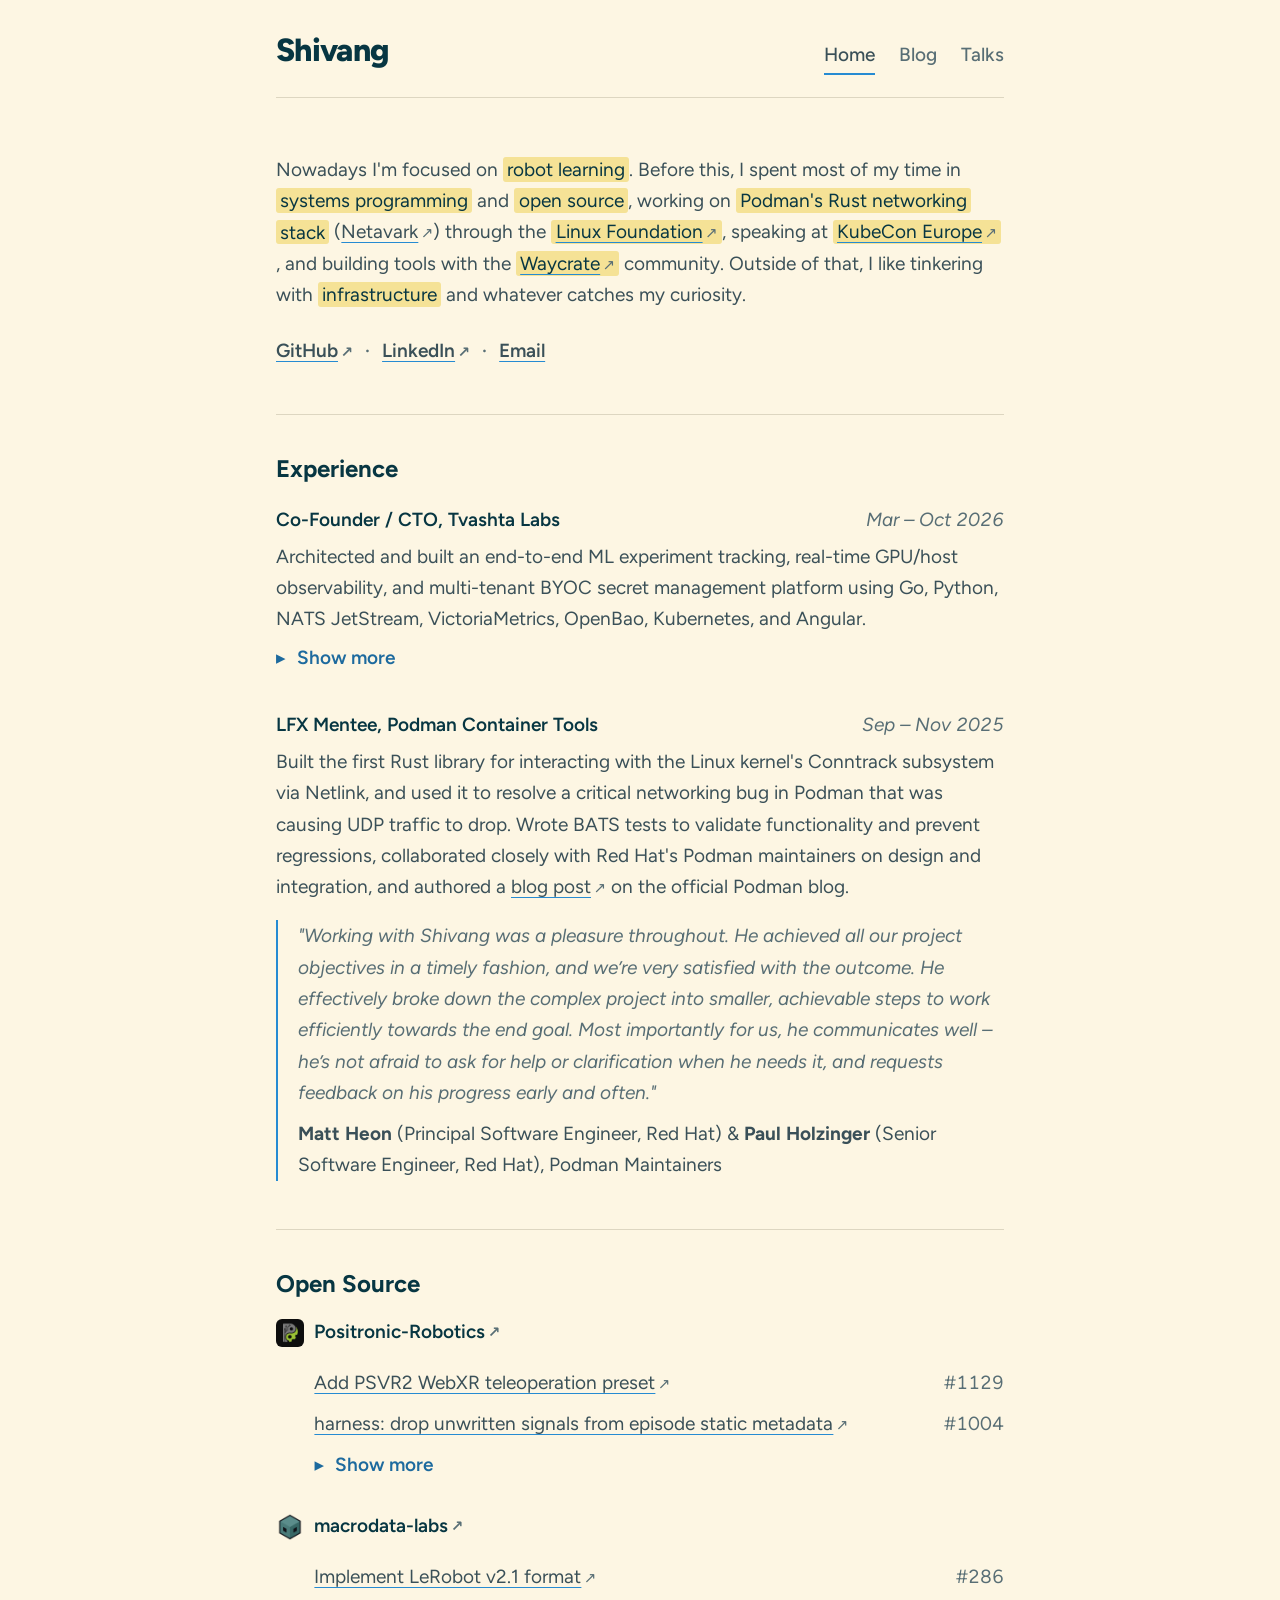
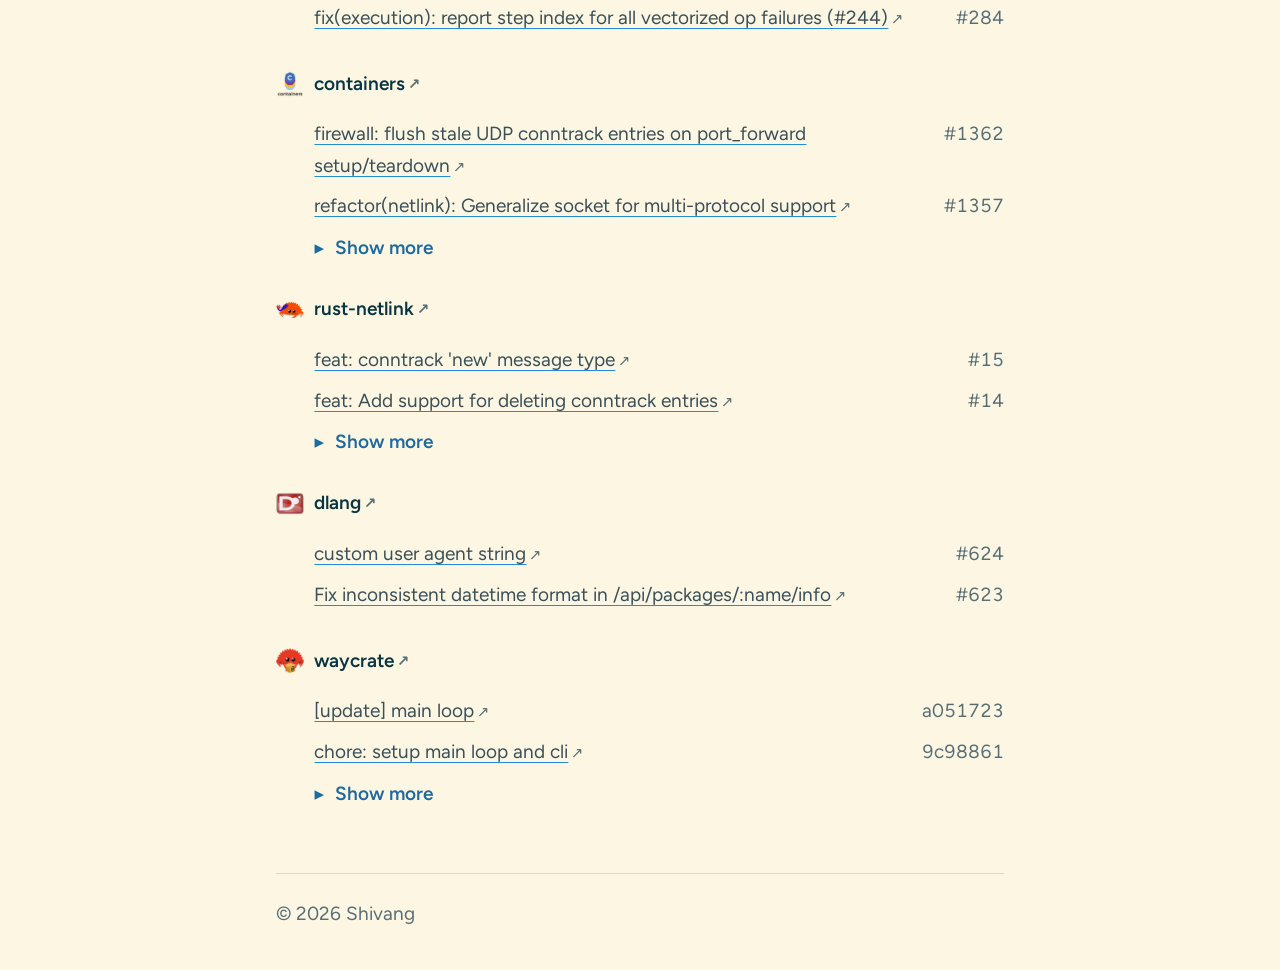
<file: index.html>
<!doctype html>
<html lang="en">
<head>
  <meta charset="utf-8">
  <meta name="viewport" content="width=device-width, initial-scale=1">
  <title>Shivang</title>
  <meta name="description" content="Shivang's personal website: experience, open source contributions, blog and talks.">
  <meta property="og:type" content="website">
  <meta property="og:title" content="Shivang">
  <meta property="og:description" content="Shivang's personal website: experience, open source contributions, blog and talks.">
  <meta property="og:url" content="https://shivkr6.github.io/">
  <meta name="twitter:card" content="summary">
  <link rel="icon" href="images/favicon.svg" type="image/svg+xml">
  <link rel="preload" href="fonts/figtree-latin.woff2" as="font" type="font/woff2" crossorigin>
  <link rel="stylesheet" href="style.css">
  <script src="components.js"></script>
</head>
<body>
  <site-header></site-header>

  <main id="main">
    <section class="intro">
      <h1 class="sr-only">Shivang</h1>
      <p>Nowadays I'm focused on <mark>robot&nbsp;learning</mark>. Before this, I spent most of my time in <mark>systems&nbsp;programming</mark> and <mark>open&nbsp;source</mark>, working on <mark>Podman's Rust networking stack</mark> (<a href="https://github.com/containers/netavark" target="_blank" rel="noopener noreferrer">Netavark</a>) through the <mark><a href="https://blog.podman.io/2025/12/wrestling-with-netlink-adding-conntrack-support-to-podman-as-an-lfx-mentee/" target="_blank" rel="noopener noreferrer">Linux&nbsp;Foundation</a></mark>, speaking at <mark><a href="https://kccnceu2026.sched.com/event/2CVzI/rust-vs-go-building-a-container-network-stack-from-scratch-matt-heon-red-hat-shivang-k-raghuvanshi-podman-container-tools" target="_blank" rel="noopener noreferrer">KubeCon&nbsp;Europe</a></mark>, and building tools with the <mark><a href="https://github.com/waycrate/" target="_blank" rel="noopener noreferrer">Waycrate</a></mark> community. Outside of that, I like tinkering with <mark>infrastructure</mark> and whatever catches my curiosity.</p>
      <ul class="social">
        <li><a href="https://github.com/shivkr6/" target="_blank" rel="noopener noreferrer">GitHub</a></li>
        <li><a href="https://www.linkedin.com/in/shivkr6/" target="_blank" rel="noopener noreferrer">LinkedIn</a></li>
        <li><a href="mailto:shivangraghuvanshi2005@gmail.com">Email</a></li>
      </ul>
    </section>

    <section aria-labelledby="experience">
      <h2 id="experience">Experience</h2>

      <article class="entry">
        <div class="entry-head">
          <h3>Co-Founder / CTO, Tvashta Labs</h3>
          <span class="meta">Mar – Oct 2026</span>
        </div>
        <p>Architected and built an end-to-end ML experiment tracking, real-time GPU/host observability, and multi-tenant BYOC secret management platform using Go, Python, NATS JetStream, VictoriaMetrics, OpenBao, Kubernetes, and Angular.</p>
        <details>
          <summary>
            <span class="when-closed">Show more</span>
            <span class="when-open">Show less</span>
          </summary>
          <ul>
            <li>Architected an end-to-end ML experiment tracking &amp; telemetry platform (first-party W&amp;B alternative): built a Python SDK with Hugging Face TrainerCallback integration streaming InfluxDB Line Protocol and JSON metadata over Unix domain sockets to a Go node agent, through NATS JetStream consumers into VictoriaMetrics and MongoDB, and exposed step-indexed training metrics via Go APIs and an Angular dashboard.</li>
            <li>Built a real-time infrastructure observability pipeline by embedding Prometheus node_exporter (and go-nvml for per-GPU telemetry) into the Go node agent, streaming host metrics via NATS JetStream to VictoriaMetrics, and serving PromQL-backed utilization charts (CPU, memory, disk, network) in Angular.</li>
            <li>Designed and implemented multi-tenant Organizations and BYOC (Bring Your Own Cloud) secret management using OpenBao (KV v2 + Kubernetes Auth), refactoring the GPU provisioner from static startup credentials to per-org dynamic credential resolution.</li>
            <li>Deployed and automated OpenBao and VictoriaMetrics on Kubernetes via Helm and GitHub Actions CI/CD, migrating platform secrets off GitHub Secrets.</li>
          </ul>
        </details>
      </article>

      <article class="entry">
        <div class="entry-head">
          <h3>LFX Mentee, Podman Container Tools</h3>
          <span class="meta">Sep – Nov 2025</span>
        </div>
        <p>Built the first Rust library for interacting with the Linux kernel's Conntrack subsystem via Netlink, and used it to resolve a critical networking bug in Podman that was causing UDP traffic to drop. Wrote BATS tests to validate functionality and prevent regressions, collaborated closely with Red Hat's Podman maintainers on design and integration, and authored a <a href="https://blog.podman.io/2025/12/wrestling-with-netlink-adding-conntrack-support-to-podman-as-an-lfx-mentee/" target="_blank" rel="noopener noreferrer">blog post</a> on the official Podman blog.</p>
        <blockquote>
          <p>"Working with Shivang was a pleasure throughout. He achieved all our project objectives in a timely fashion, and we’re very satisfied with the outcome. He effectively broke down the complex project into smaller, achievable steps to work efficiently towards the end goal. Most importantly for us, he communicates well – he’s not afraid to ask for help or clarification when he needs it, and requests feedback on his progress early and often."</p>
          <footer><strong>Matt Heon</strong> (Principal Software Engineer, Red Hat) &amp; <strong>Paul Holzinger</strong> (Senior Software Engineer, Red Hat), Podman Maintainers</footer>
        </blockquote>
      </article>
    </section>

    <section aria-labelledby="open-source">
      <h2 id="open-source">Open Source</h2>

      <article class="org">
        <h3 class="org-name">
          <a href="https://github.com/Positronic-Robotics" target="_blank" rel="noopener noreferrer">
            <img src="images/oss/positronic-robotics.png" alt="" width="28" height="28">
            Positronic-Robotics
          </a>
        </h3>
        <ul class="prs">
          <li><a href="https://github.com/Positronic-Robotics/positronic/pull/1129" target="_blank" rel="noopener noreferrer">Add PSVR2 WebXR teleoperation preset</a> <span class="meta">#1129</span></li>
          <li><a href="https://github.com/Positronic-Robotics/positronic/pull/1004" target="_blank" rel="noopener noreferrer">harness: drop unwritten signals from episode static metadata</a> <span class="meta">#1004</span></li>
        </ul>
        <details>
          <summary>
            <span class="when-closed">Show more</span>
            <span class="when-open">Show less</span>
          </summary>
          <ul class="prs">
            <li><a href="https://github.com/Positronic-Robotics/positronic/pull/987" target="_blank" rel="noopener noreferrer">Build the SO-101 and YAM stations from one arm-as-gripper config</a> <span class="meta">#987</span></li>
          </ul>
        </details>
      </article>

      <article class="org">
        <h3 class="org-name">
          <a href="https://github.com/macrodata-labs" target="_blank" rel="noopener noreferrer">
            <img src="images/oss/macrodata-labs.png" alt="" width="28" height="28">
            macrodata-labs
          </a>
        </h3>
        <ul class="prs">
          <li><a href="https://github.com/macrodata-labs/refiner/pull/286" target="_blank" rel="noopener noreferrer">Implement LeRobot v2.1 format</a> <span class="meta">#286</span></li>
          <li><a href="https://github.com/macrodata-labs/refiner/pull/284" target="_blank" rel="noopener noreferrer">fix(execution): report step index for all vectorized op failures (#244)</a> <span class="meta">#284</span></li>
        </ul>
      </article>

      <article class="org">
        <h3 class="org-name">
          <a href="https://github.com/containers" target="_blank" rel="noopener noreferrer">
            <img src="images/oss/containers.png" alt="" width="28" height="28">
            containers
          </a>
        </h3>
        <ul class="prs">
          <li><a href="https://github.com/containers/netavark/pull/1362" target="_blank" rel="noopener noreferrer">firewall: flush stale UDP conntrack entries on port_forward setup/teardown</a> <span class="meta">#1362</span></li>
          <li><a href="https://github.com/containers/netavark/pull/1357" target="_blank" rel="noopener noreferrer">refactor(netlink): Generalize socket for multi-protocol support</a> <span class="meta">#1357</span></li>
        </ul>
        <details>
          <summary>
            <span class="when-closed">Show more</span>
            <span class="when-open">Show less</span>
          </summary>
          <ul class="prs">
            <li><a href="https://github.com/containers/netavark/pull/1316" target="_blank" rel="noopener noreferrer">test: coverage for firewalld's StrictForwardPorts configuration feature.</a> <span class="meta">#1316</span></li>
            <li><a href="https://github.com/containers/netavark/pull/1304" target="_blank" rel="noopener noreferrer">bridge: unmanaged aardvark-dns fix</a> <span class="meta">#1304</span></li>
          </ul>
        </details>
      </article>

      <article class="org">
        <h3 class="org-name">
          <a href="https://github.com/rust-netlink" target="_blank" rel="noopener noreferrer">
            <img src="images/oss/rust-netlink.png" alt="" width="28" height="28">
            rust-netlink
          </a>
        </h3>
        <ul class="prs">
          <li><a href="https://github.com/rust-netlink/netlink-packet-netfilter/pull/15" target="_blank" rel="noopener noreferrer">feat: conntrack 'new' message type</a> <span class="meta">#15</span></li>
          <li><a href="https://github.com/rust-netlink/netlink-packet-netfilter/pull/14" target="_blank" rel="noopener noreferrer">feat: Add support for deleting conntrack entries</a> <span class="meta">#14</span></li>
        </ul>
        <details>
          <summary>
            <span class="when-closed">Show more</span>
            <span class="when-open">Show less</span>
          </summary>
          <ul class="prs">
            <li><a href="https://github.com/rust-netlink/netlink-packet-netfilter/pull/12" target="_blank" rel="noopener noreferrer">Conntrack get netlink netfilter message types</a> <span class="meta">#12</span></li>
            <li><a href="https://github.com/rust-netlink/netlink-packet-netfilter/pull/11" target="_blank" rel="noopener noreferrer">Use netlink-packet-core 0.8.1</a> <span class="meta">#11</span></li>
          </ul>
        </details>
      </article>

      <article class="org">
        <h3 class="org-name">
          <a href="https://github.com/dlang" target="_blank" rel="noopener noreferrer">
            <img src="images/oss/dlang.png" alt="" width="28" height="28">
            dlang
          </a>
        </h3>
        <ul class="prs">
          <li><a href="https://github.com/dlang/dub-registry/pull/624" target="_blank" rel="noopener noreferrer">custom user agent string</a> <span class="meta">#624</span></li>
          <li><a href="https://github.com/dlang/dub-registry/pull/623" target="_blank" rel="noopener noreferrer">Fix inconsistent datetime format in /api/packages/:name/info</a> <span class="meta">#623</span></li>
        </ul>
      </article>

      <article class="org">
        <h3 class="org-name">
          <a href="https://github.com/waycrate" target="_blank" rel="noopener noreferrer">
            <img src="images/oss/waycrate.png" alt="" width="28" height="28">
            waycrate
          </a>
        </h3>
        <ul class="prs">
          <li><a href="https://github.com/waycrate/twenty/commit/a05172340093470ee3c9999988a0519d5cb422f3" target="_blank" rel="noopener noreferrer">[update] main loop</a> <span class="meta">a051723</span></li>
          <li><a href="https://github.com/waycrate/twenty/commit/9c98861f140758ea69870c87b63ccad5df9d6603" target="_blank" rel="noopener noreferrer">chore: setup main loop and cli</a> <span class="meta">9c98861</span></li>
        </ul>
        <details>
          <summary>
            <span class="when-closed">Show more</span>
            <span class="when-open">Show less</span>
          </summary>
          <ul class="prs">
            <li><a href="https://github.com/waycrate/wayshot/pull/105" target="_blank" rel="noopener noreferrer">chore: remove useless roundtrip</a> <span class="meta">#105</span></li>
            <li><a href="https://github.com/waycrate/twenty/commit/7723178ce0d2e09c5c60d8d9e9d0869ba5889359" target="_blank" rel="noopener noreferrer">fix: github link in help</a> <span class="meta">7723178</span></li>
            <li><a href="https://github.com/waycrate/twenty/commit/7009092d4f612f323ae79488e2b06c5eb83b70fc" target="_blank" rel="noopener noreferrer">github: update FUNDING.yml</a> <span class="meta">7009092</span></li>
          </ul>
        </details>
      </article>
    </section>
  </main>

  <site-footer></site-footer>
</body>
</html>
</file>
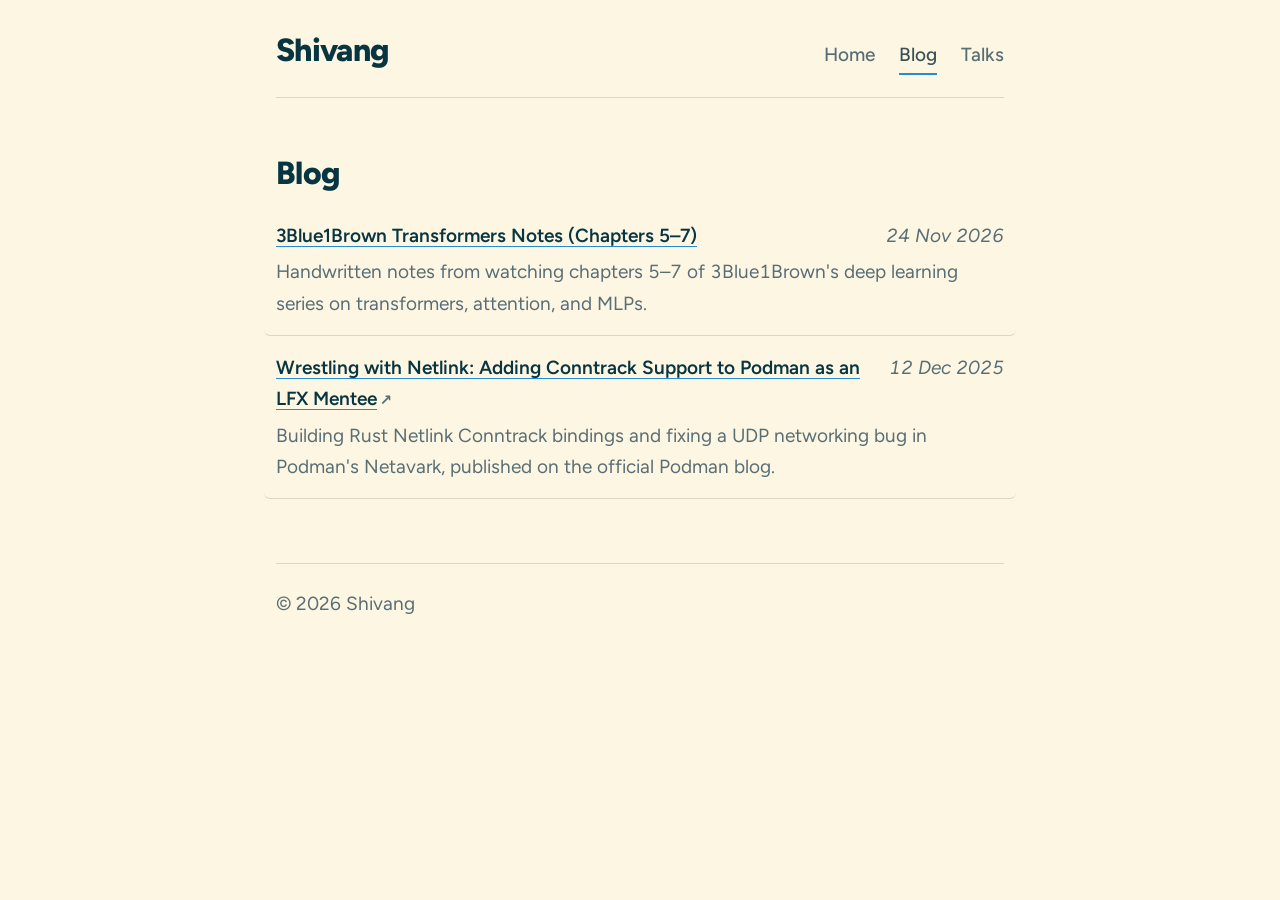
<file: blog/index.html>
<!doctype html>
<html lang="en">
<head>
  <meta charset="utf-8">
  <meta name="viewport" content="width=device-width, initial-scale=1">
  <title>Blog · Shivang</title>
  <meta name="description" content="Blog posts by Shivang.">
  <meta property="og:type" content="website">
  <meta property="og:title" content="Blog · Shivang">
  <meta property="og:description" content="Blog posts by Shivang.">
  <meta property="og:url" content="https://shivkr6.github.io/blog/">
  <meta name="twitter:card" content="summary">
  <link rel="icon" href="../images/favicon.svg" type="image/svg+xml">
  <link rel="preload" href="../fonts/figtree-latin.woff2" as="font" type="font/woff2" crossorigin>
  <link rel="stylesheet" href="../style.css">
  <script src="../components.js"></script>
</head>
<body>
  <site-header></site-header>

  <main id="main">
    <h1>Blog</h1>
    <ul class="post-list" id="post-list"></ul>
    <noscript><p>JavaScript is needed to show the list of posts.</p></noscript>
  </main>

  <site-footer></site-footer>

  <script src="posts.js"></script>
  <script>
    (function () {
      const list = document.getElementById("post-list");
      const formatDate = (iso) =>
        new Date(iso + "T00:00:00").toLocaleDateString("en-GB", {
          day: "numeric",
          month: "short",
          year: "numeric",
        });

      const posts = [...POSTS].sort((a, b) => b.date.localeCompare(a.date));

      if (posts.length === 0) {
        list.outerHTML = "<p>No posts yet.</p>";
        return;
      }

      // Build with DOM APIs (textContent) so post data is never parsed as HTML.
      for (const post of posts) {
        const li = document.createElement("li");

        const head = document.createElement("div");
        head.className = "post-head";

        const link = document.createElement("a");
        link.href = post.url;
        link.textContent = post.title;
        if (/^https?:\/\//.test(post.url)) {
          link.target = "_blank";
          link.rel = "noopener noreferrer";
        }

        const time = document.createElement("time");
        time.className = "meta";
        time.dateTime = post.date;
        time.textContent = formatDate(post.date);

        head.append(link, time);
        li.append(head);

        if (post.summary) {
          const p = document.createElement("p");
          p.className = "meta";
          p.textContent = post.summary;
          li.append(p);
        }

        list.append(li);
      }
    })();
  </script>
</body>
</html>
</file>
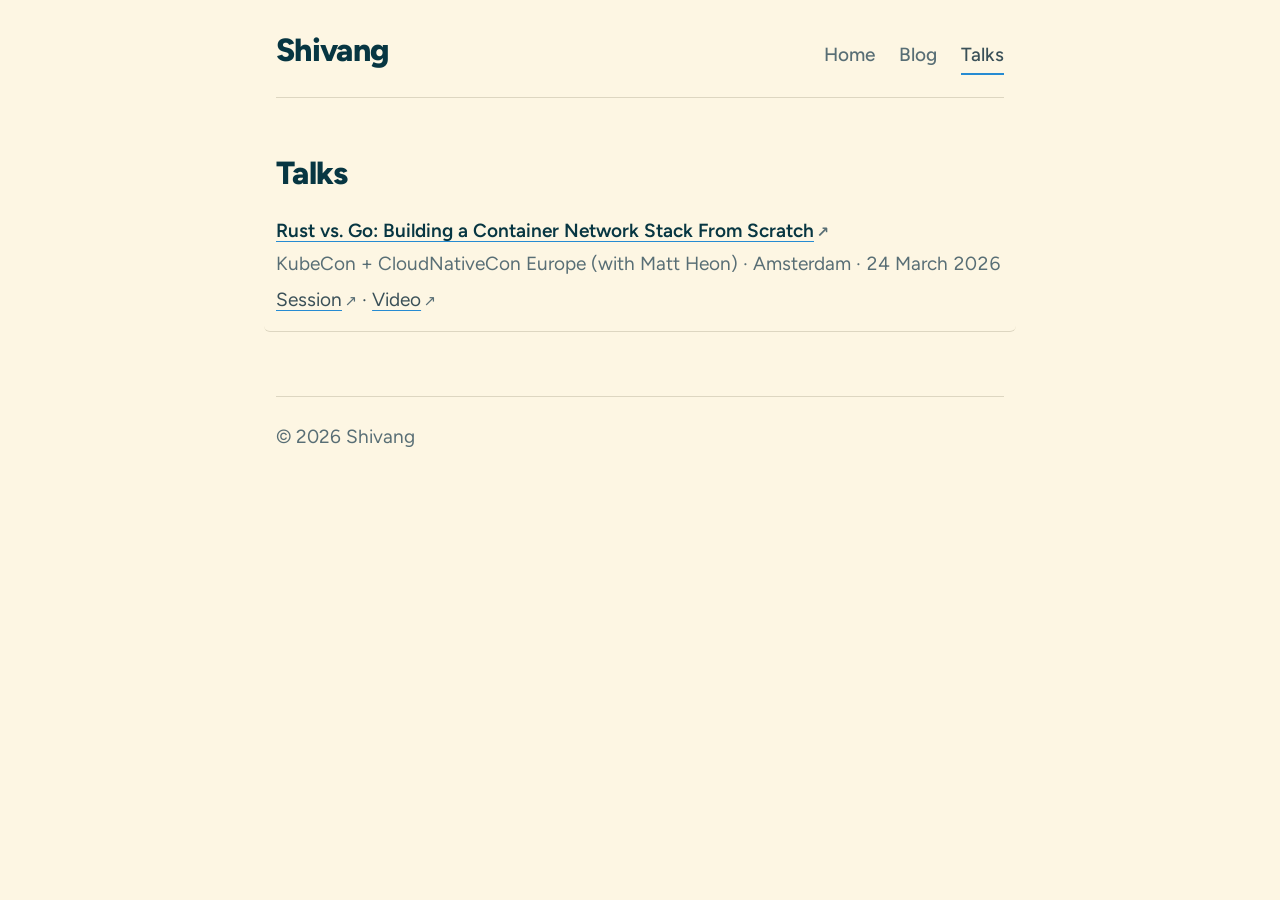
<file: talks.html>
<!doctype html>
<html lang="en">
<head>
  <meta charset="utf-8">
  <meta name="viewport" content="width=device-width, initial-scale=1">
  <title>Talks · Shivang</title>
  <meta name="description" content="Talks given by Shivang.">
  <meta property="og:type" content="website">
  <meta property="og:title" content="Talks · Shivang">
  <meta property="og:description" content="Talks given by Shivang.">
  <meta property="og:url" content="https://shivkr6.github.io/talks.html">
  <meta name="twitter:card" content="summary">
  <link rel="icon" href="images/favicon.svg" type="image/svg+xml">
  <link rel="preload" href="fonts/figtree-latin.woff2" as="font" type="font/woff2" crossorigin>
  <link rel="stylesheet" href="style.css">
  <script src="components.js"></script>
</head>
<body>
  <site-header></site-header>

  <main id="main">
    <h1>Talks</h1>

    <!-- Newest first -->
    <article class="talk">
      <h2><a href="https://kccnceu2026.sched.com/event/2CVzI/rust-vs-go-building-a-container-network-stack-from-scratch-matt-heon-red-hat-shivang-k-raghuvanshi-podman-container-tools" target="_blank" rel="noopener noreferrer">Rust vs. Go: Building a Container Network Stack From Scratch</a></h2>
      <p class="meta">KubeCon + CloudNativeCon Europe (with Matt Heon) · Amsterdam · <time datetime="2026-03-24">24 March 2026</time></p>
      <p><a href="https://kccnceu2026.sched.com/event/2CVzI/rust-vs-go-building-a-container-network-stack-from-scratch-matt-heon-red-hat-shivang-k-raghuvanshi-podman-container-tools" target="_blank" rel="noopener noreferrer">Session</a> · <a href="https://www.youtube.com/watch?v=05wBWDa8W-g" target="_blank" rel="noopener noreferrer">Video</a></p>
    </article>
  </main>

  <site-footer></site-footer>
</body>
</html>
</file>
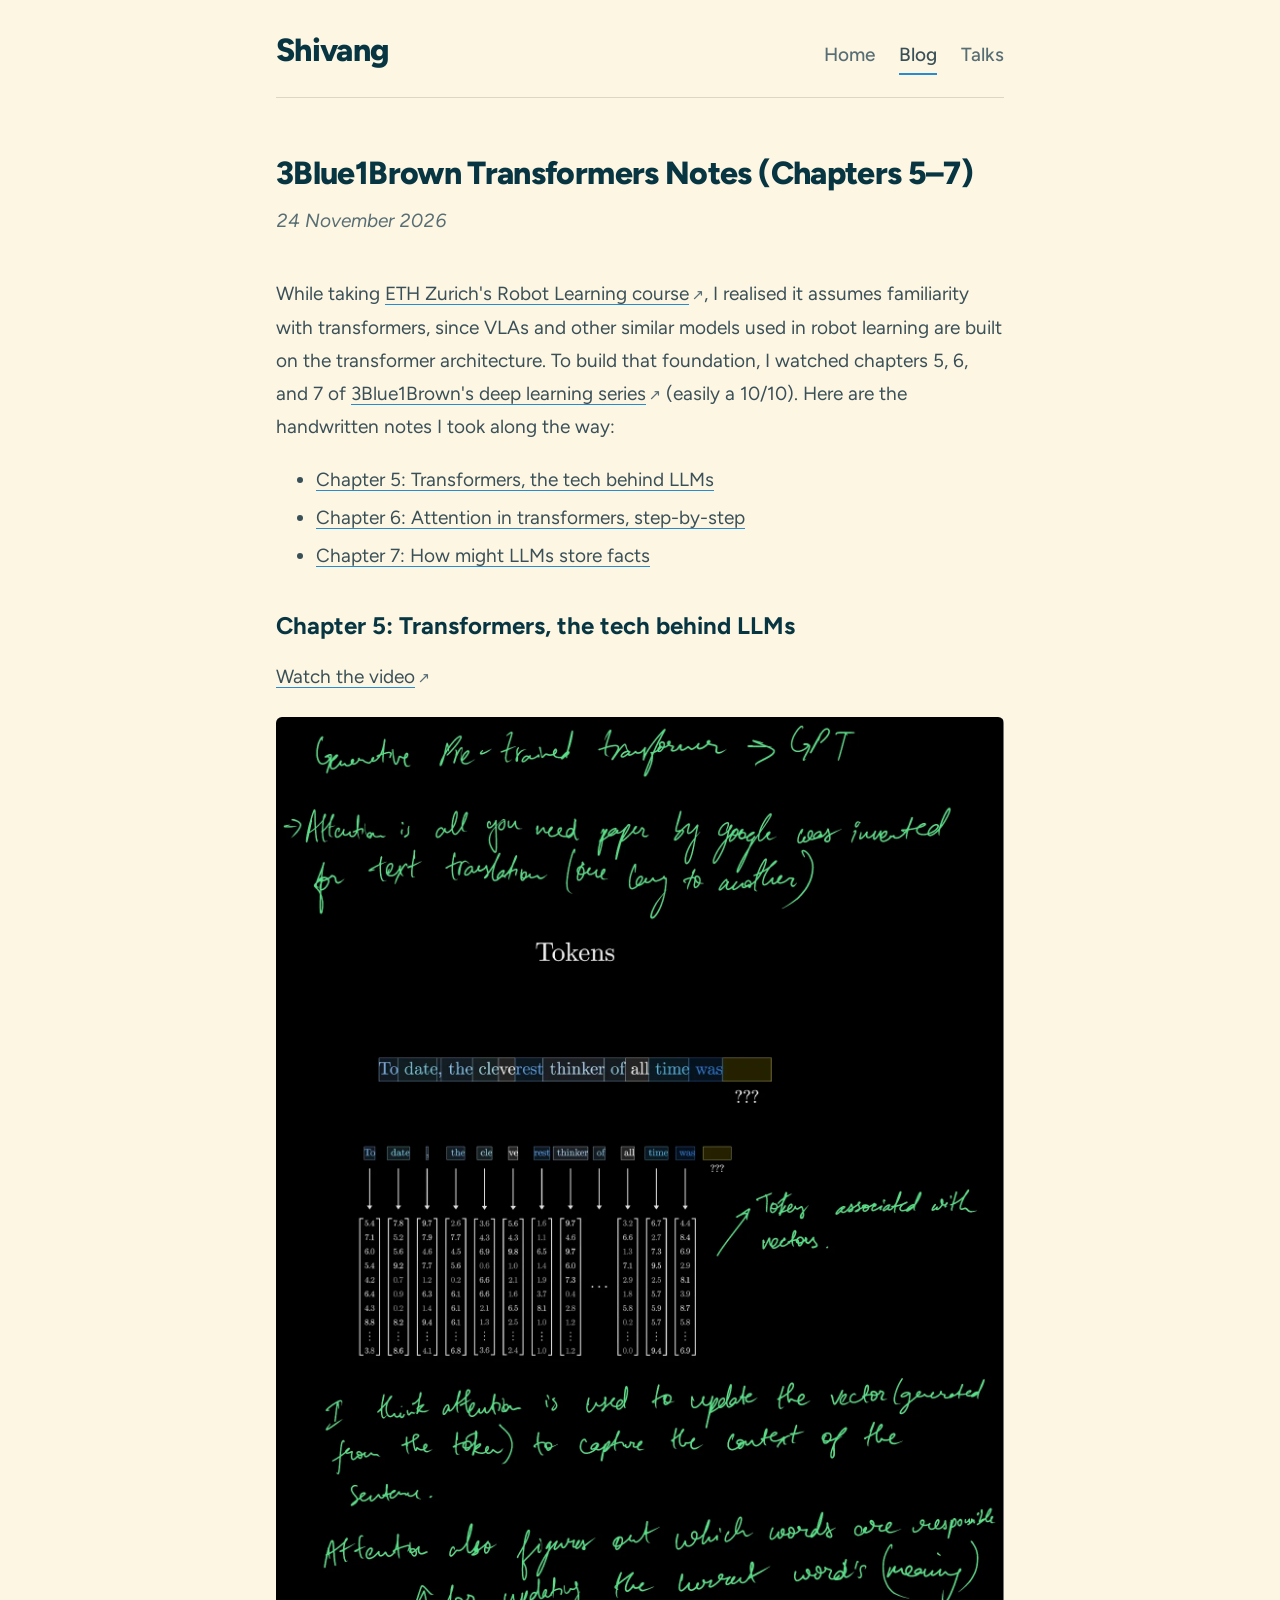
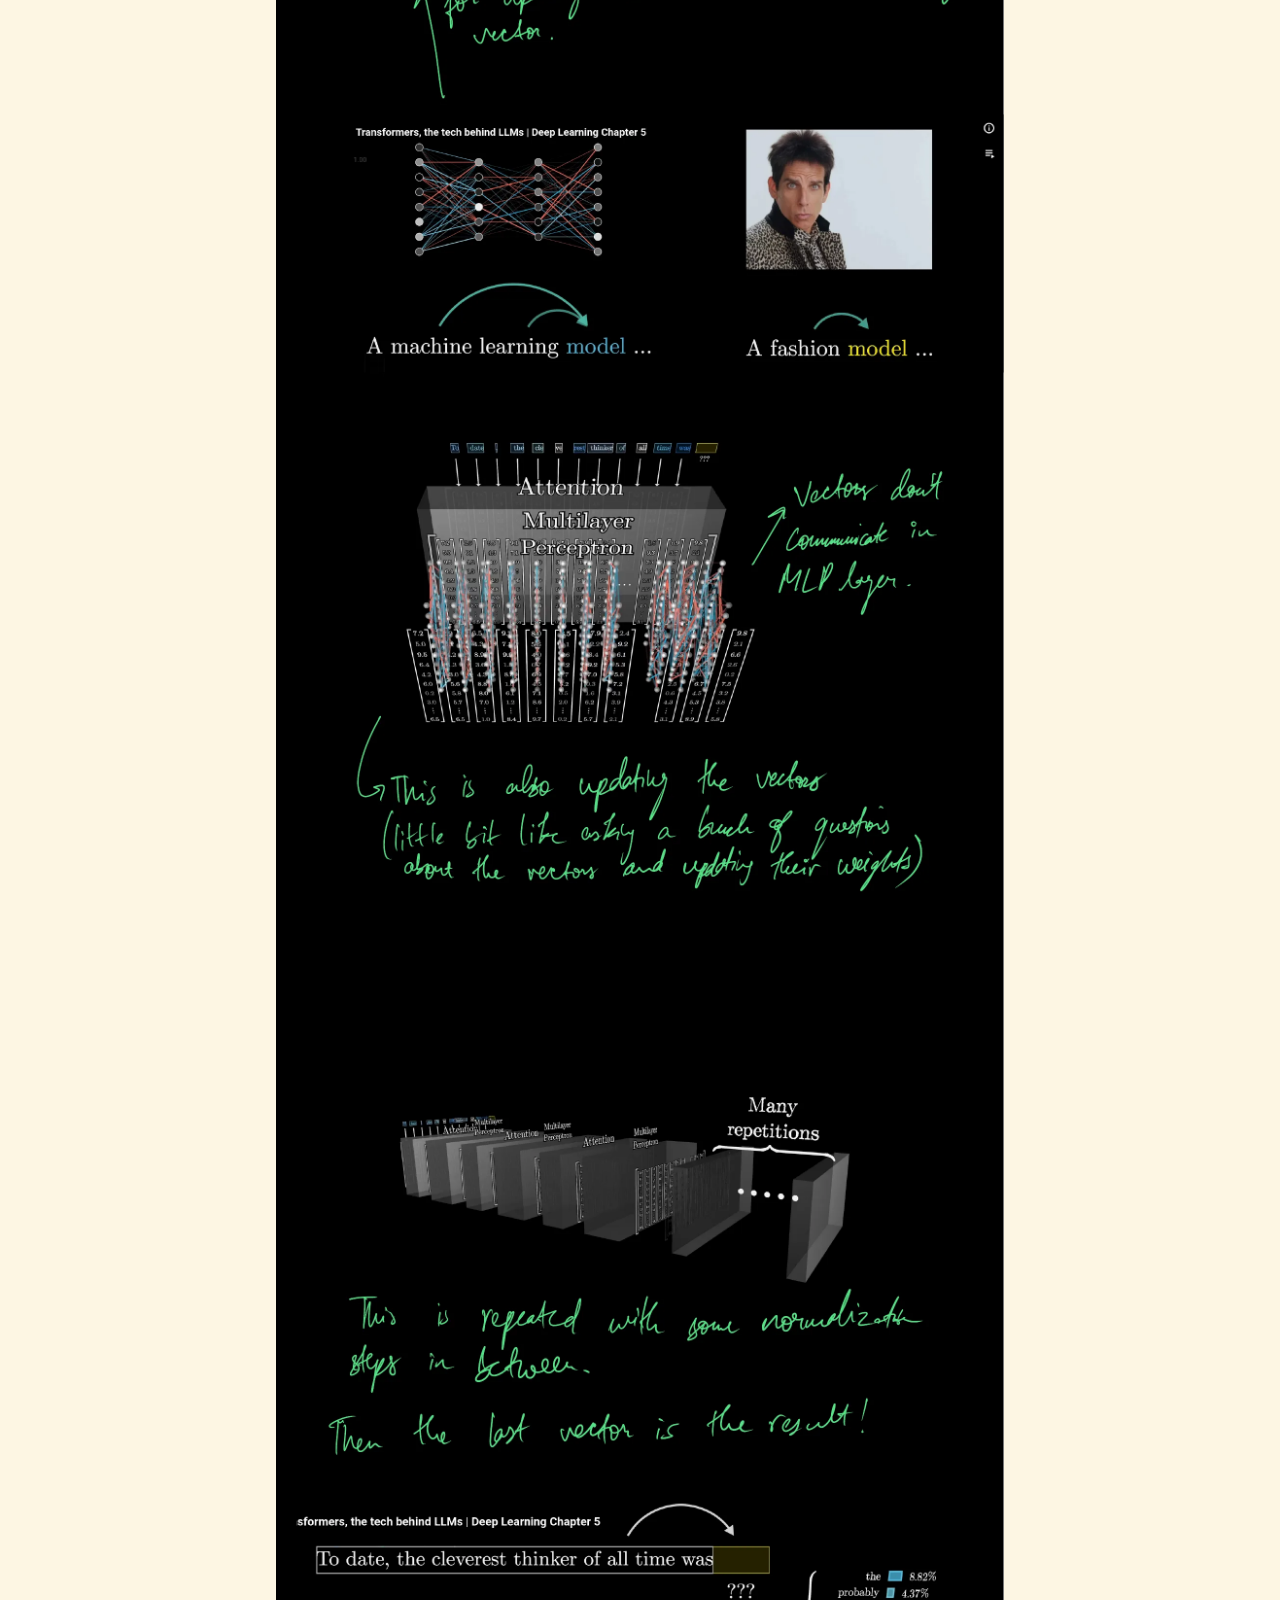
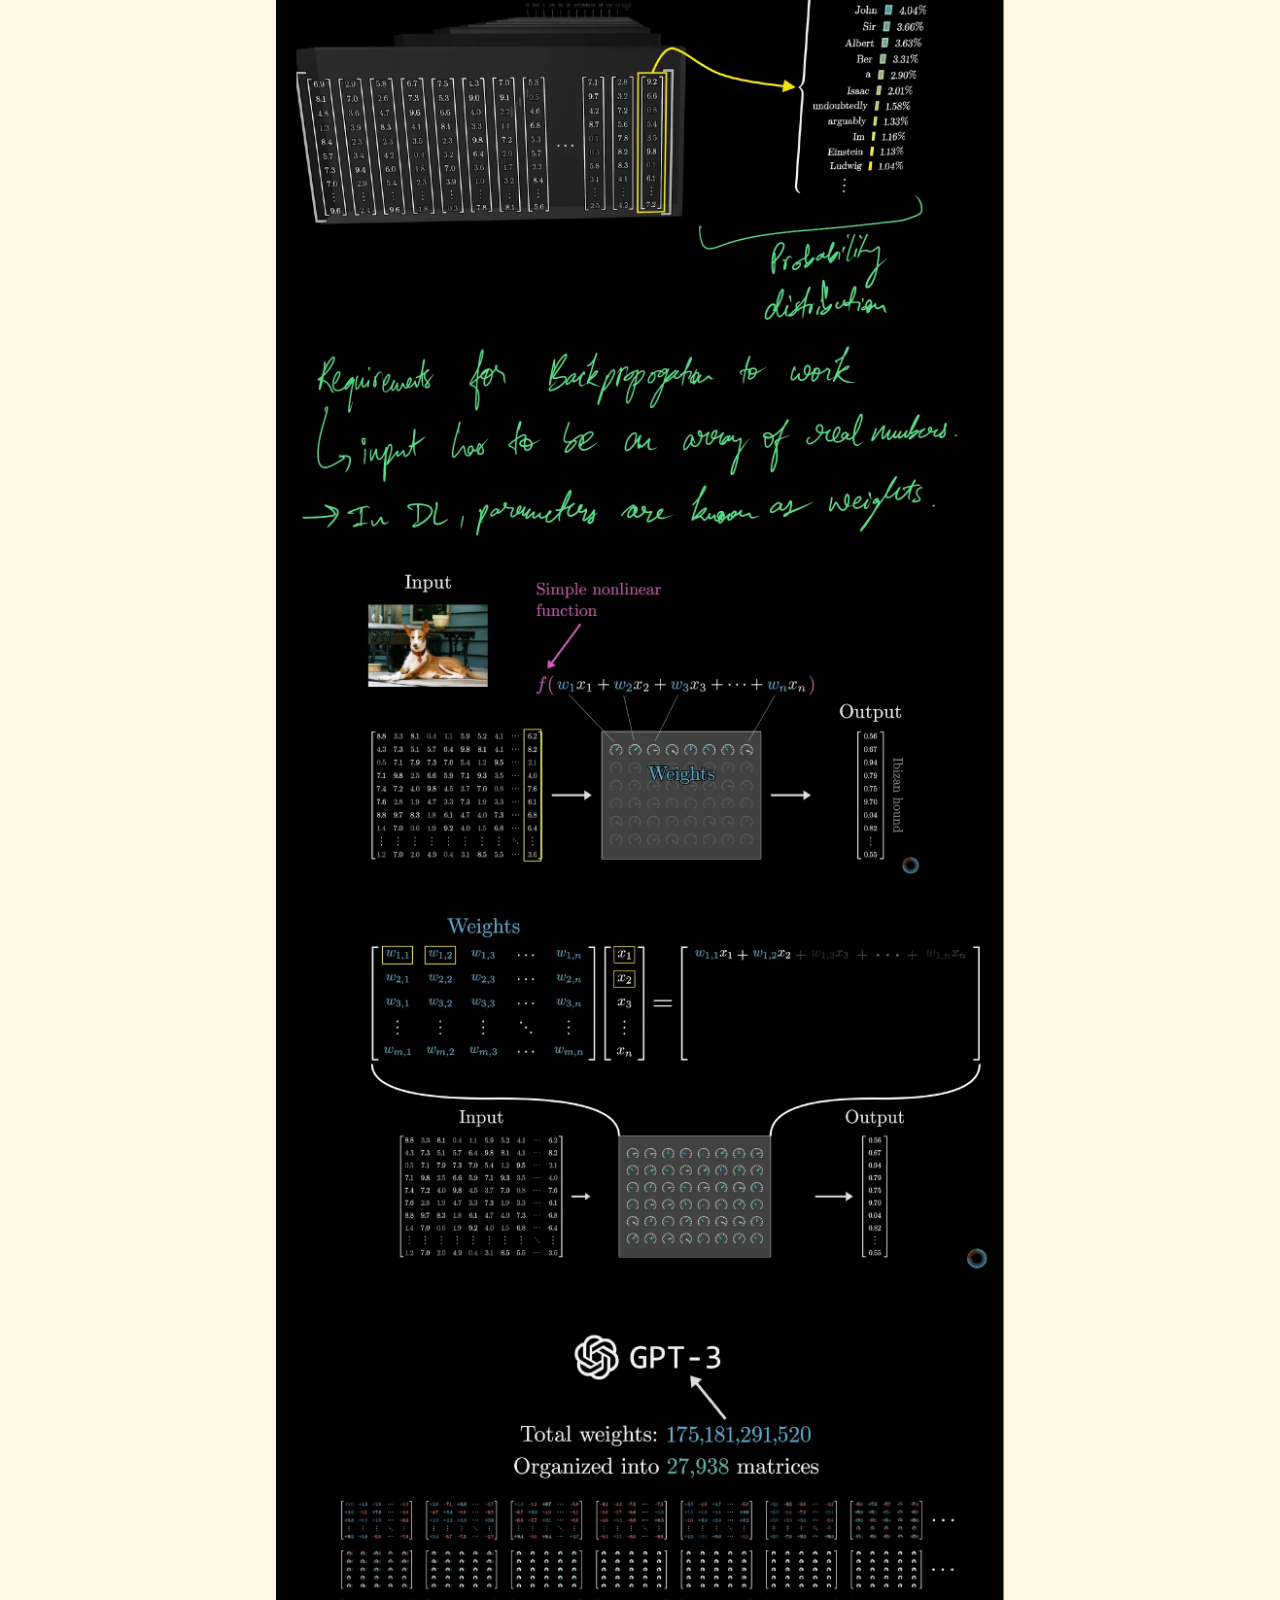
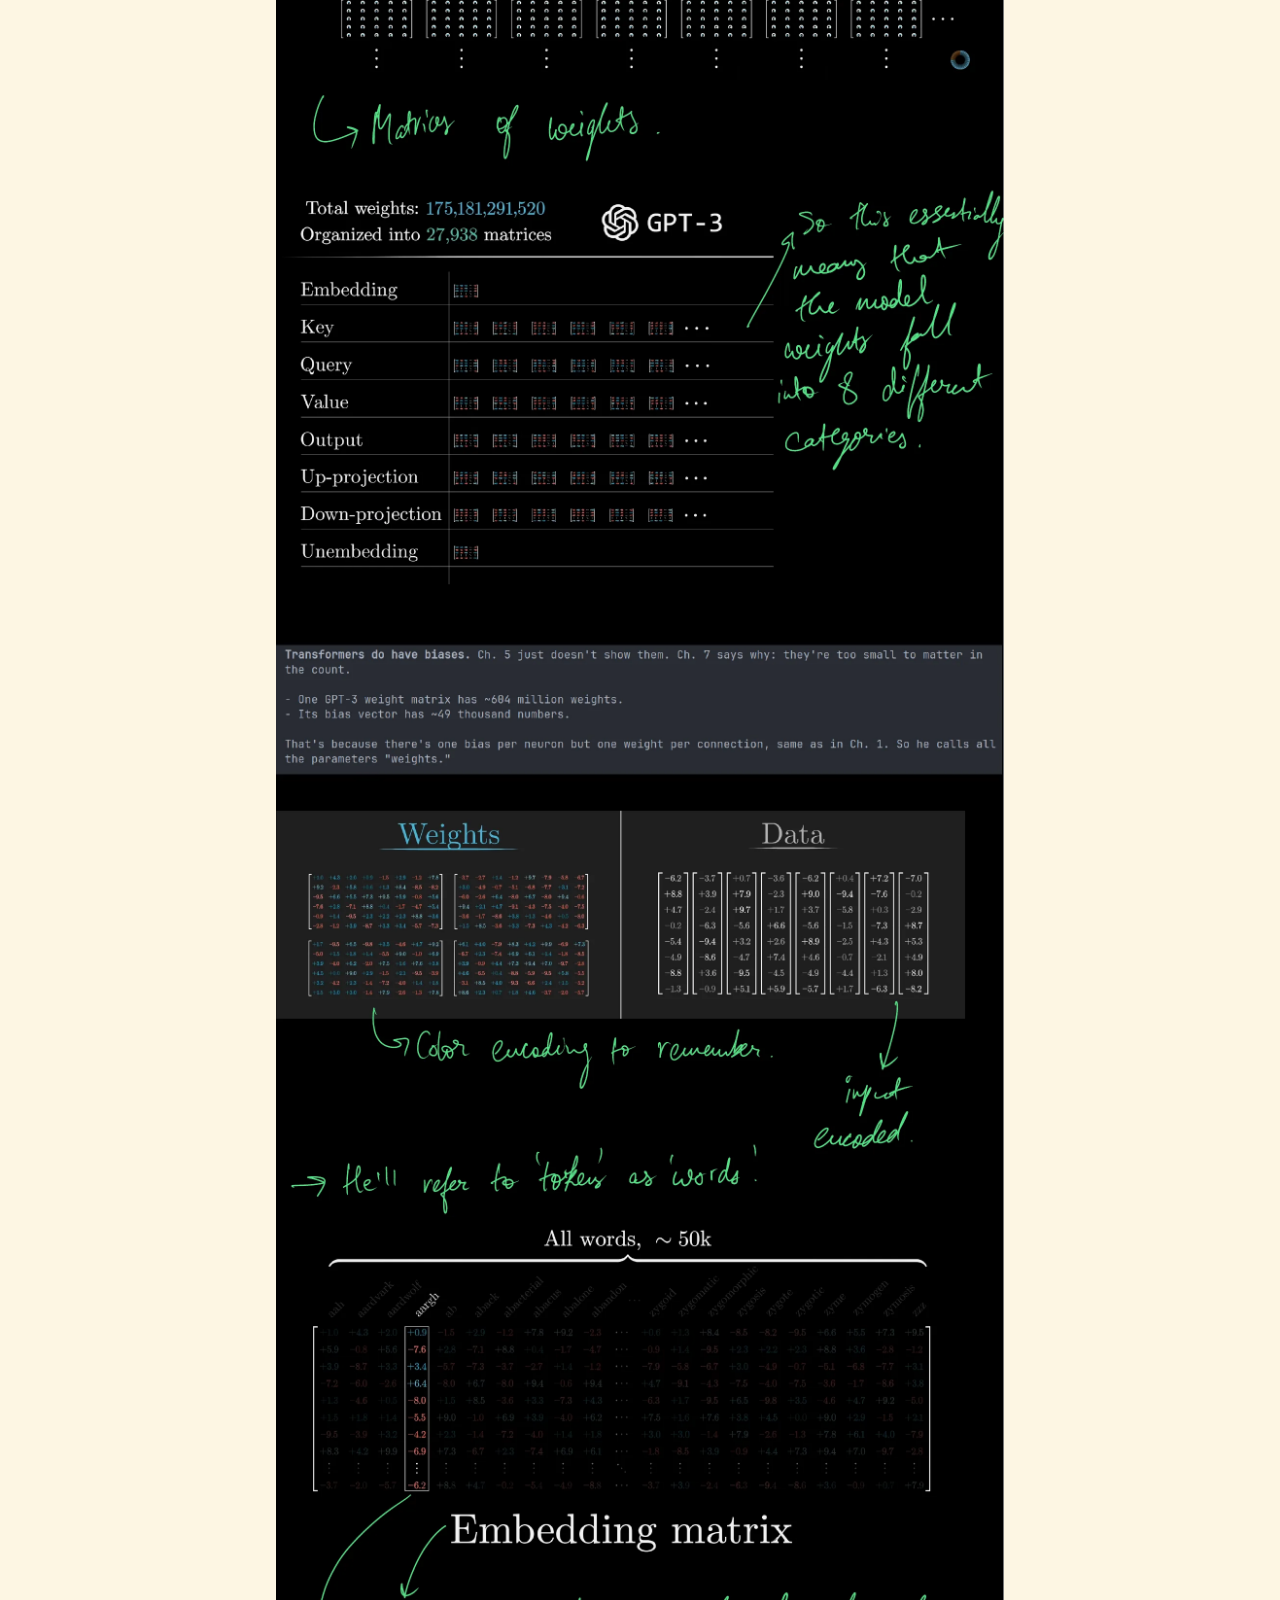
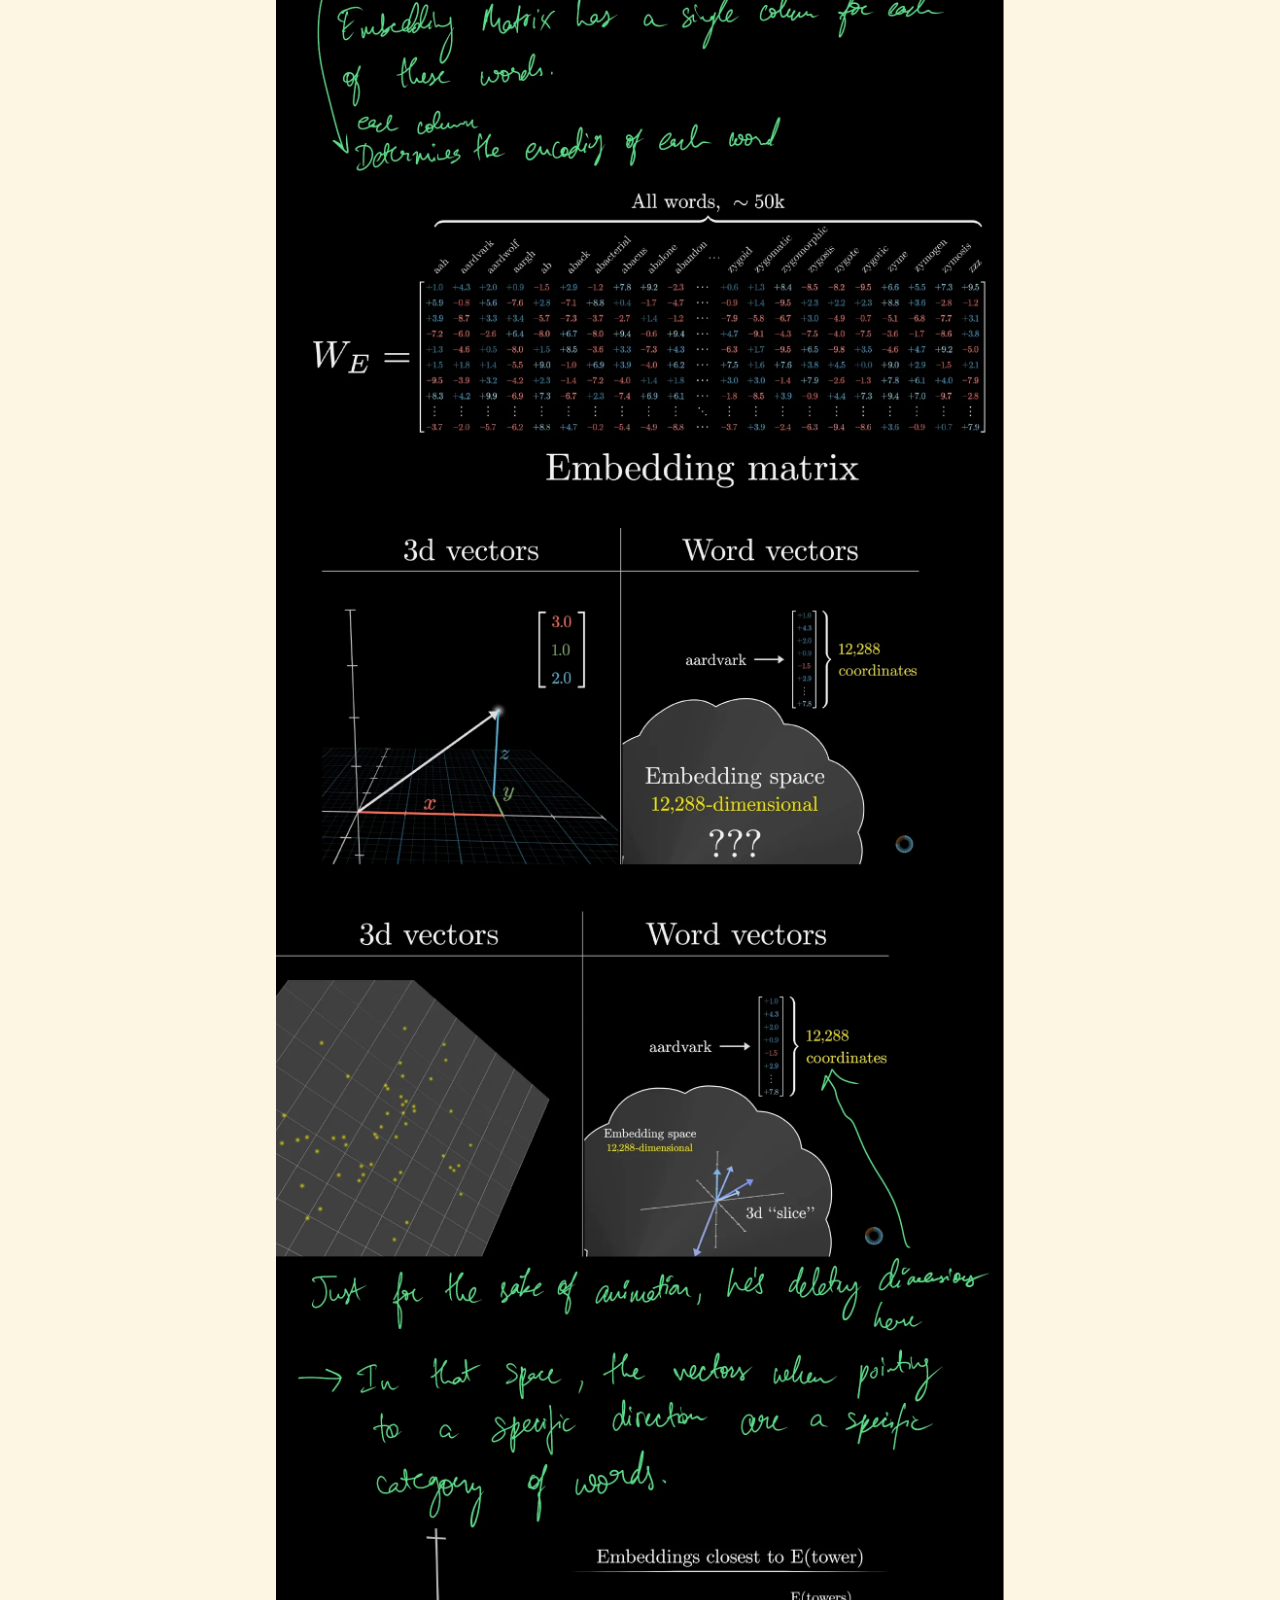
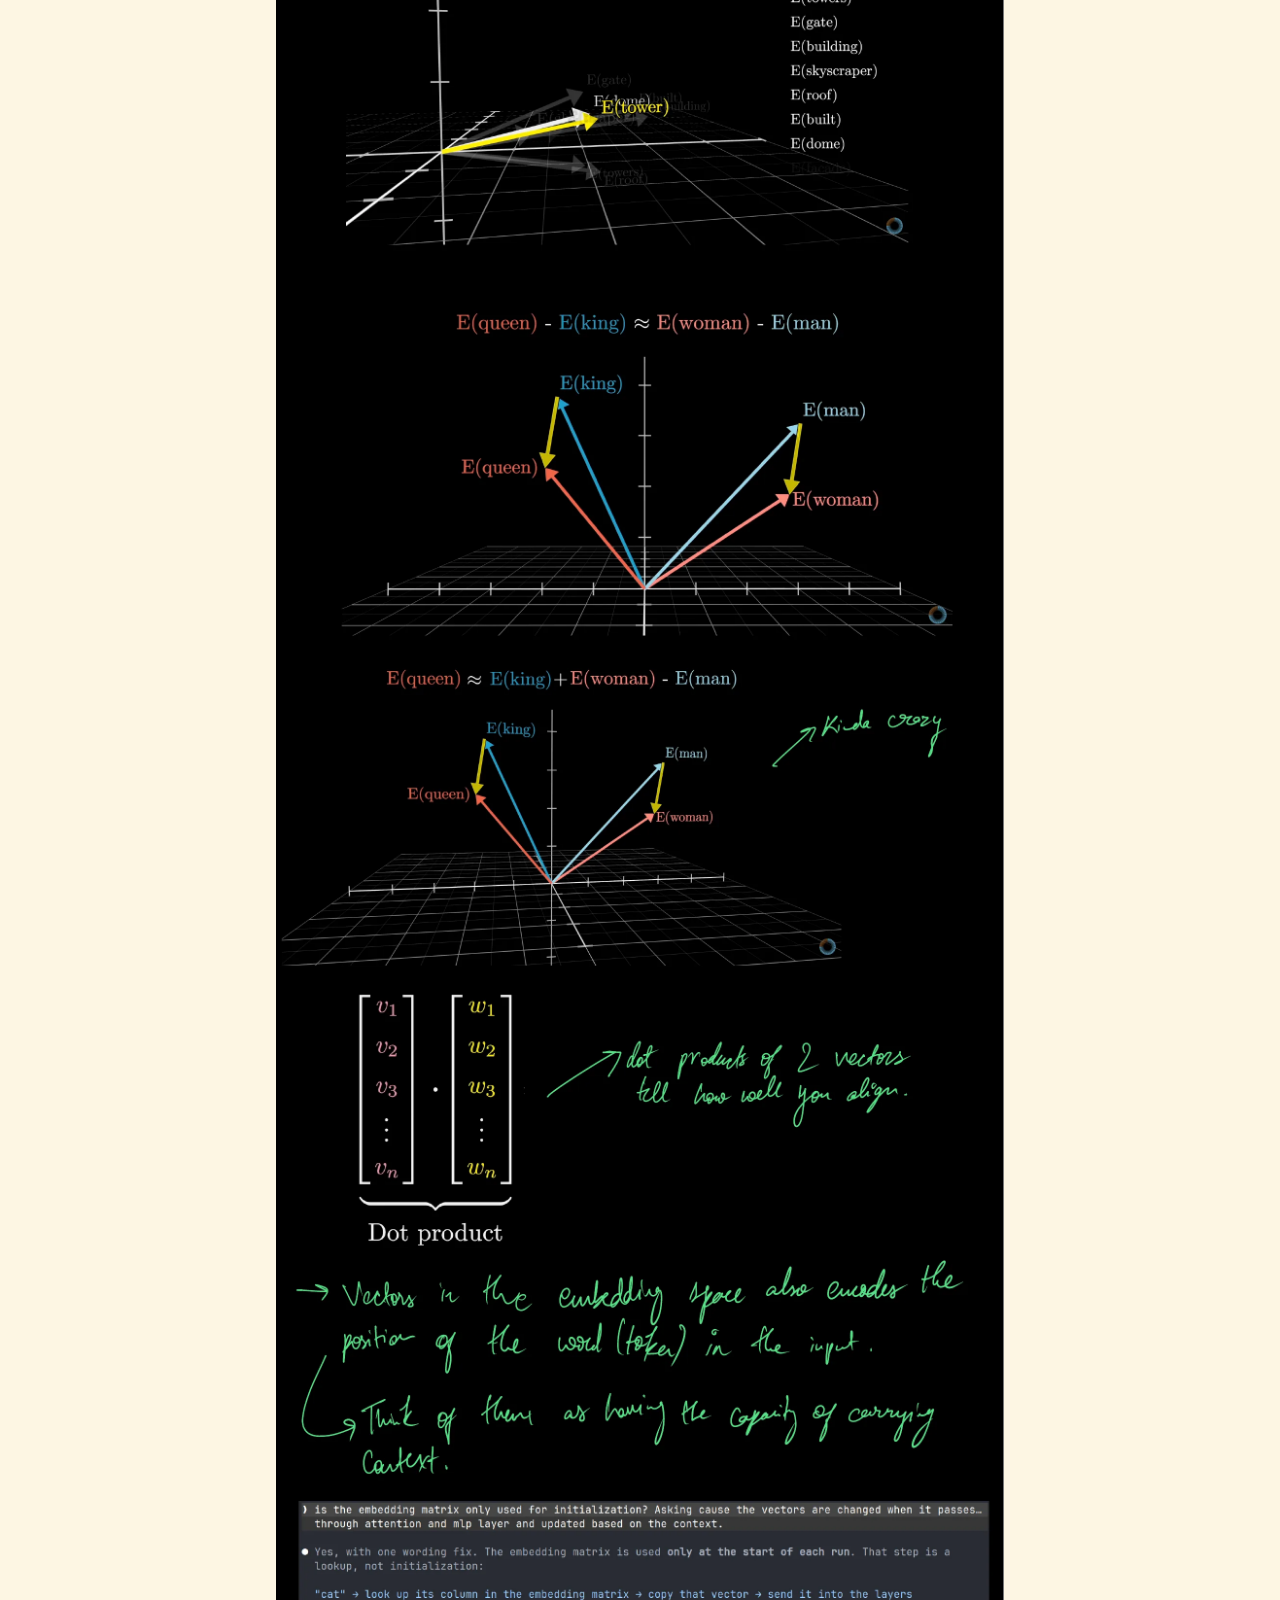
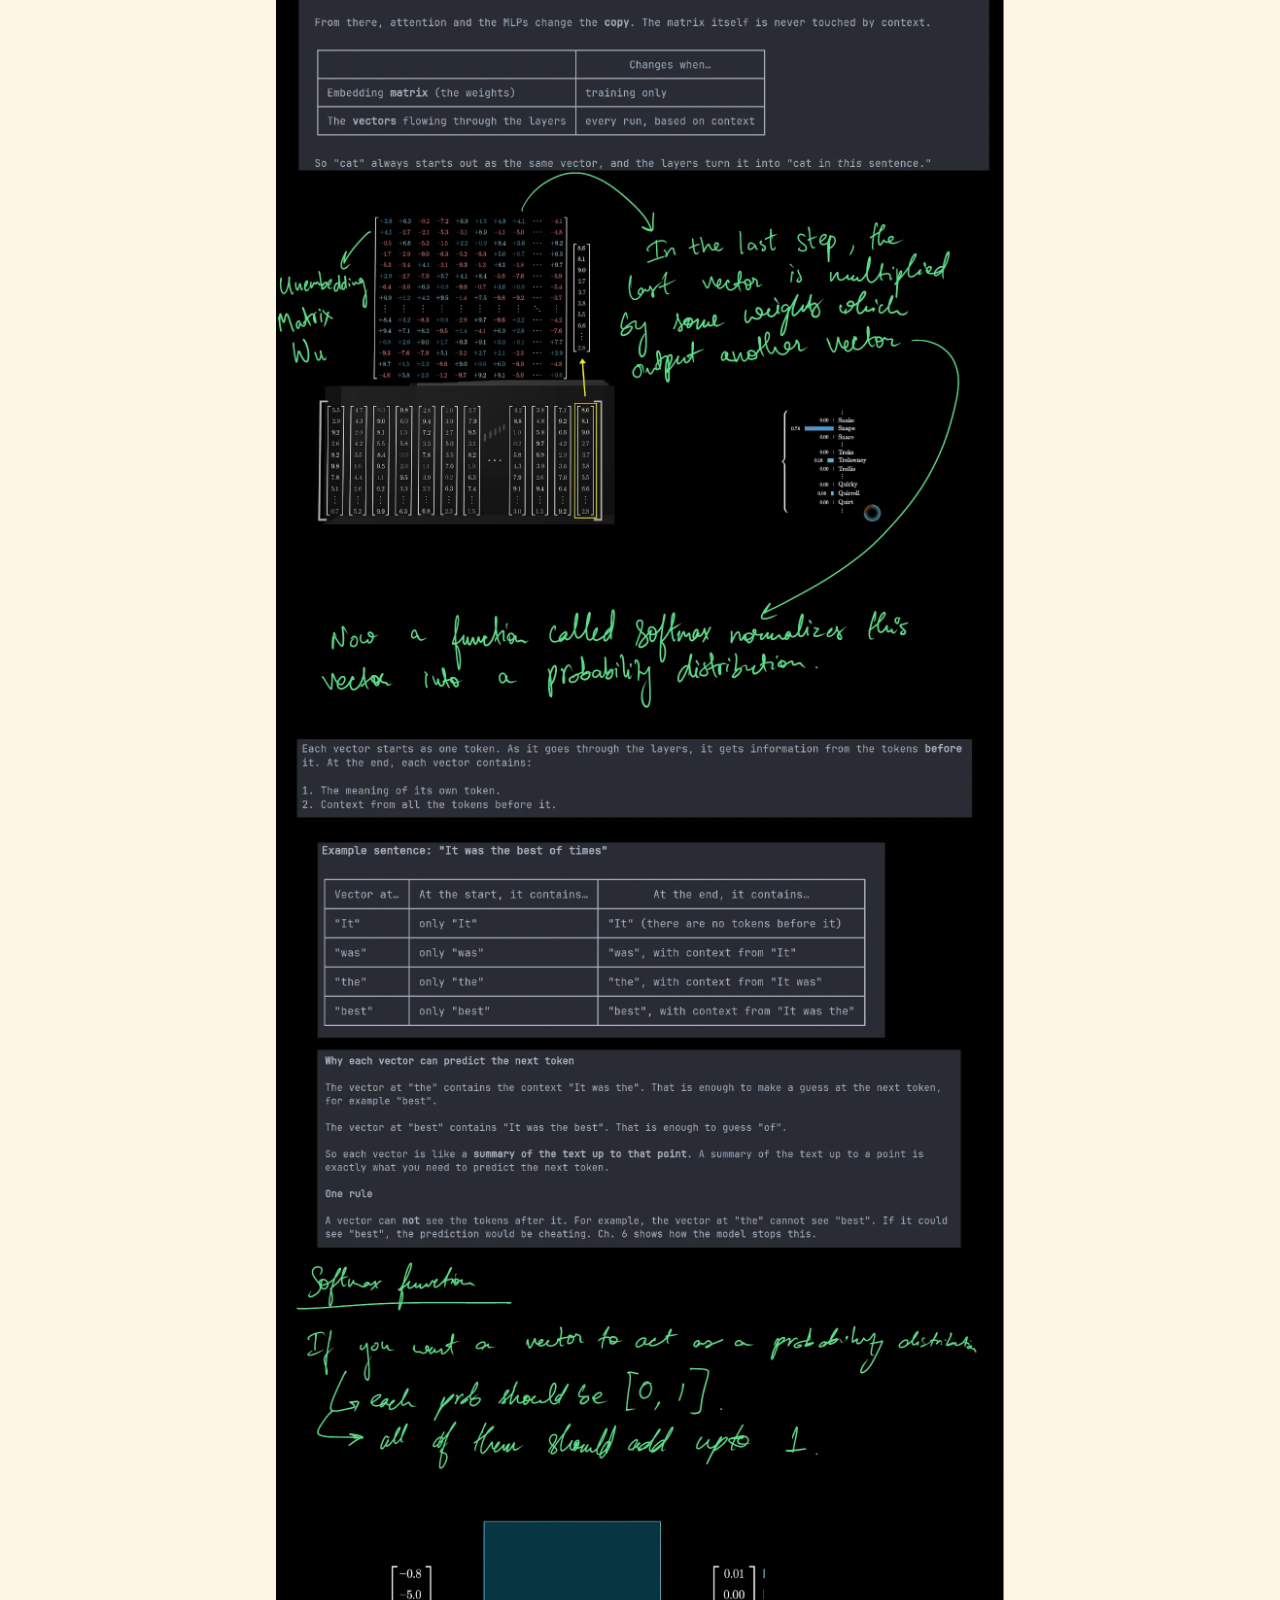
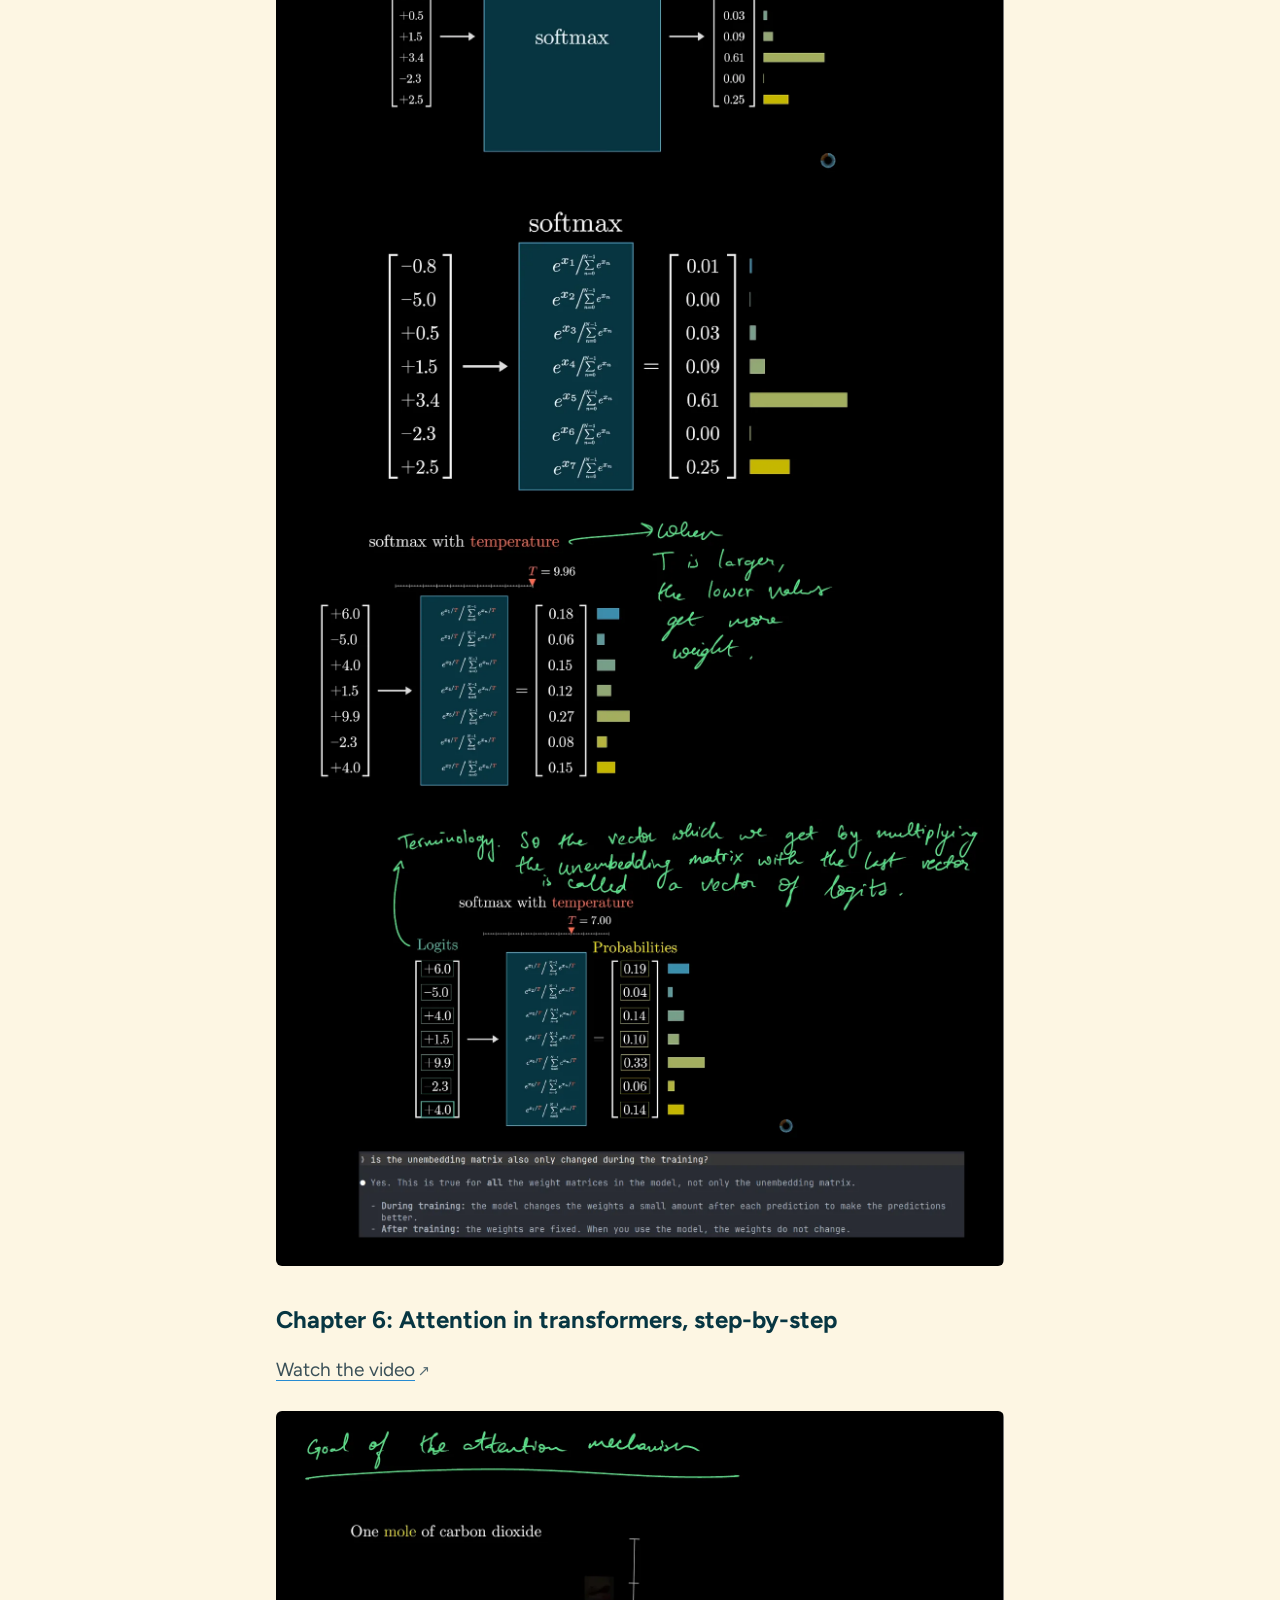
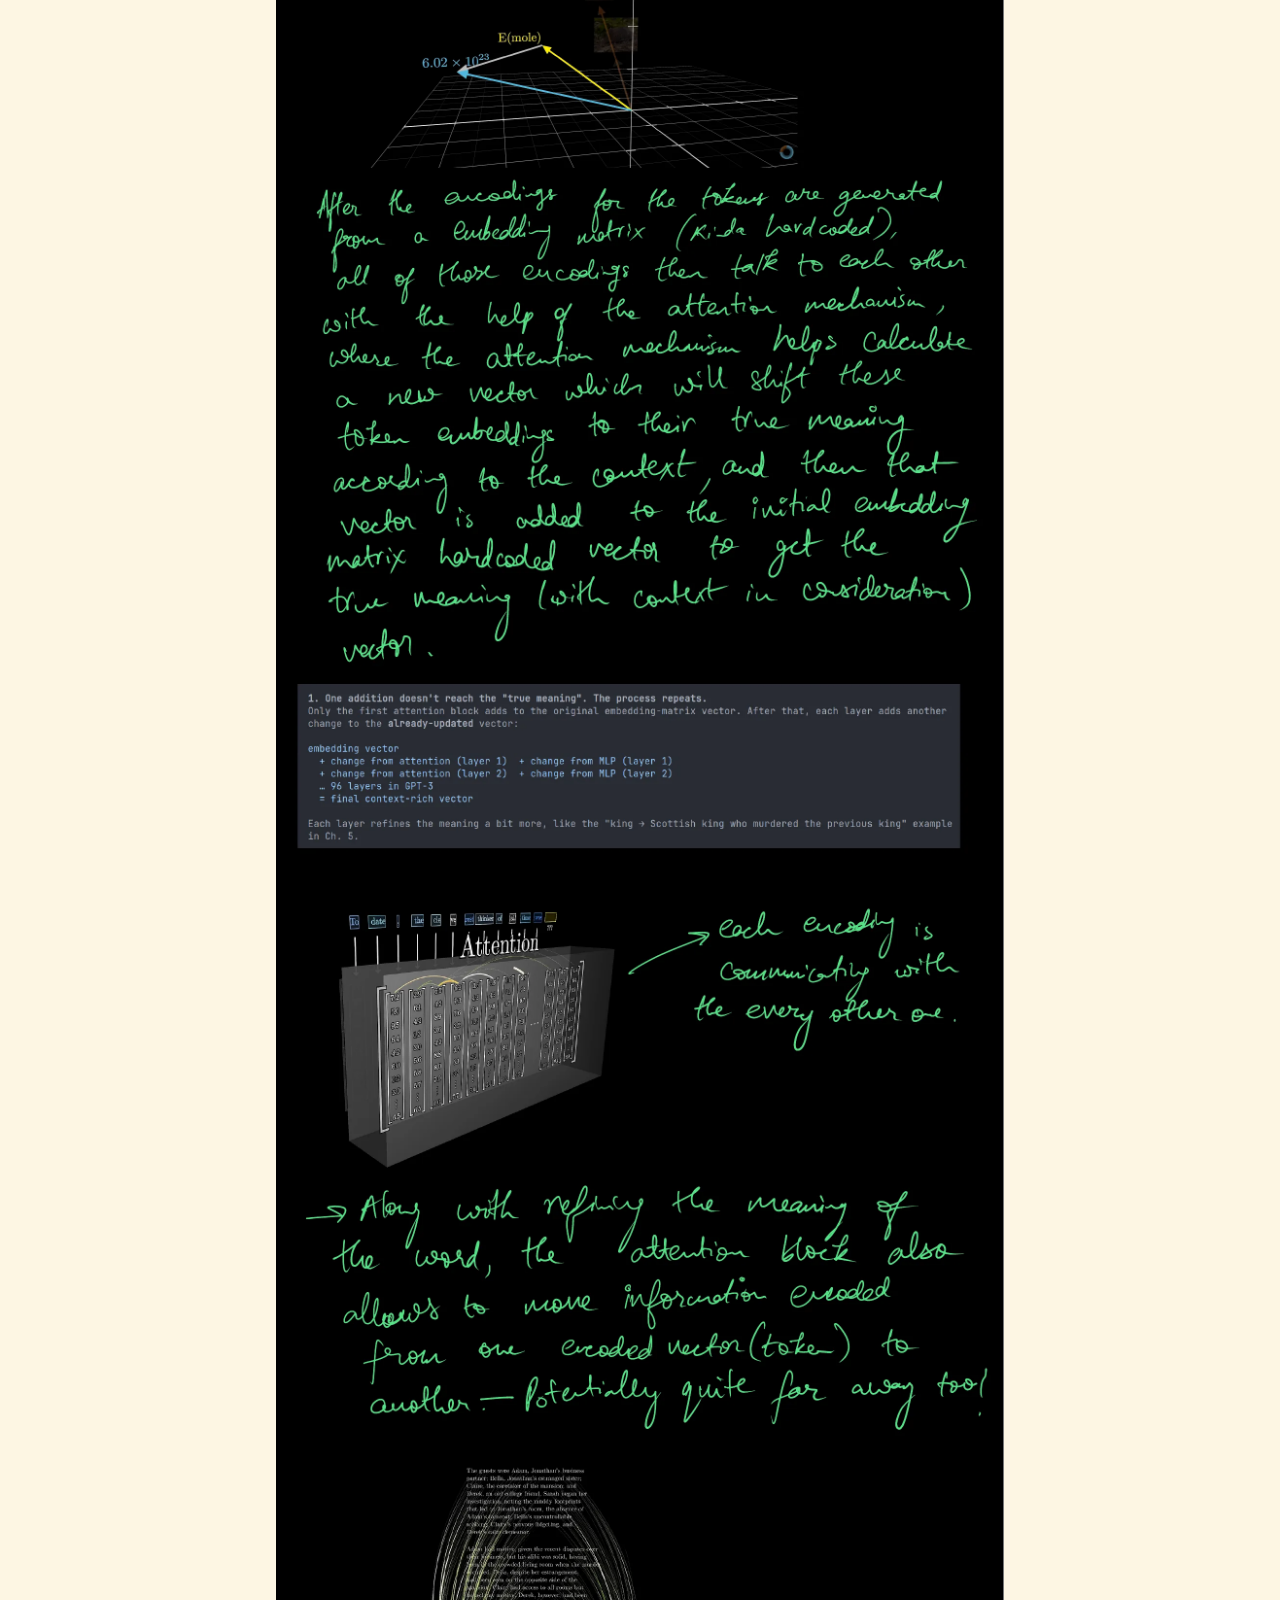
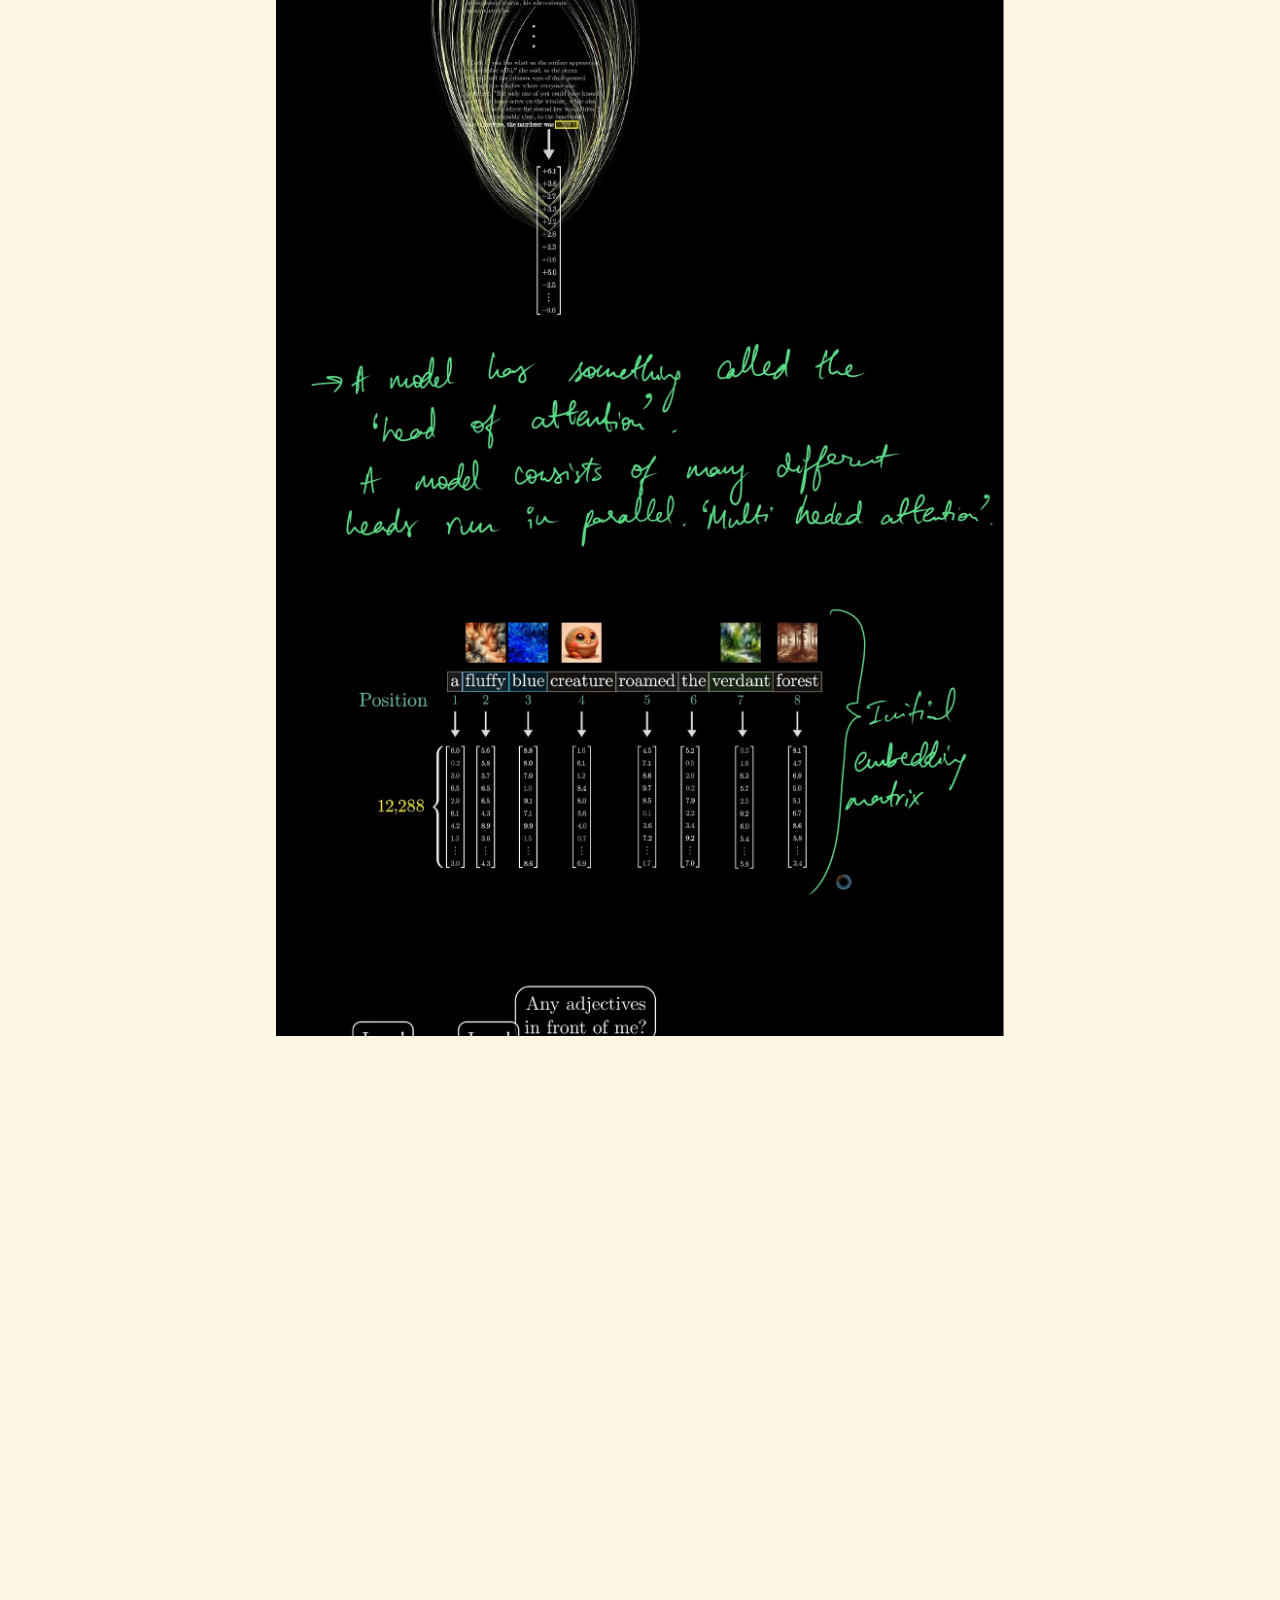
<file: blog/3b1b-transformers-notes.html>
<!doctype html>
<html lang="en">
<head>
  <meta charset="utf-8">
  <meta name="viewport" content="width=device-width, initial-scale=1">
  <title>3Blue1Brown Transformers Notes (Chapters 5–7) · Shivang</title>
  <meta name="description" content="Handwritten notes from watching chapters 5–7 of 3Blue1Brown's deep learning series on transformers, attention, and MLPs.">
  <meta property="og:type" content="article">
  <meta property="og:title" content="3Blue1Brown Transformers Notes (Chapters 5–7) · Shivang">
  <meta property="og:description" content="Handwritten notes from watching chapters 5–7 of 3Blue1Brown's deep learning series on transformers, attention, and MLPs.">
  <meta property="og:url" content="https://shivkr6.github.io/blog/3b1b-transformers-notes.html">
  <meta name="twitter:card" content="summary">
  <link rel="icon" href="../images/favicon.svg" type="image/svg+xml">
  <link rel="preload" href="../fonts/figtree-latin.woff2" as="font" type="font/woff2" crossorigin>
  <link rel="stylesheet" href="../style.css">
  <script src="../components.js"></script>
</head>
<body>
  <site-header></site-header>

  <main id="main">
    <article class="post">
      <h1>3Blue1Brown Transformers Notes (Chapters 5–7)</h1>
      <time class="meta" datetime="2026-11-24">24 November 2026</time>

      <p>While taking <a href="https://cvg.ethz.ch/lectures/Robot-Learning/" target="_blank" rel="noopener noreferrer">ETH Zurich's Robot Learning course</a>, I realised it assumes familiarity with transformers, since VLAs and other similar models used in robot learning are built on the transformer architecture. To build that foundation, I watched chapters 5, 6, and 7 of <a href="https://www.3blue1brown.com/topics/neural-networks" target="_blank" rel="noopener noreferrer">3Blue1Brown's deep learning series</a> (easily a 10/10). Here are the handwritten notes I took along the way:</p>

      <ul>
        <li><a href="#ch5">Chapter 5: Transformers, the tech behind LLMs</a></li>
        <li><a href="#ch6">Chapter 6: Attention in transformers, step-by-step</a></li>
        <li><a href="#ch7">Chapter 7: How might LLMs store facts</a></li>
      </ul>

      <h2 id="ch5">Chapter 5: Transformers, the tech behind LLMs</h2>
      <p><a href="https://www.youtube.com/watch?v=wjZofJX0v4M" target="_blank" rel="noopener noreferrer">Watch the video</a></p>
      <img src="../images/3b1b-transformers/ch5-01.webp" alt="Chapter 5 notes, page 1" width="1498" height="1938">
      <img src="../images/3b1b-transformers/ch5-02.webp" alt="Chapter 5 notes, page 2" width="1498" height="1938" loading="lazy" decoding="async">
      <img src="../images/3b1b-transformers/ch5-03.webp" alt="Chapter 5 notes, page 3" width="1498" height="1938" loading="lazy" decoding="async">
      <img src="../images/3b1b-transformers/ch5-04.webp" alt="Chapter 5 notes, page 4" width="1498" height="1938" loading="lazy" decoding="async">
      <img src="../images/3b1b-transformers/ch5-05.webp" alt="Chapter 5 notes, page 5" width="1498" height="1938" loading="lazy" decoding="async">
      <img src="../images/3b1b-transformers/ch5-06.webp" alt="Chapter 5 notes, page 6" width="1498" height="1938" loading="lazy" decoding="async">
      <img src="../images/3b1b-transformers/ch5-07.webp" alt="Chapter 5 notes, page 7" width="1498" height="1938" loading="lazy" decoding="async">
      <img src="../images/3b1b-transformers/ch5-08.webp" alt="Chapter 5 notes, page 8" width="1498" height="1938" loading="lazy" decoding="async">
      <img src="../images/3b1b-transformers/ch5-09.webp" alt="Chapter 5 notes, page 9" width="1498" height="1938" loading="lazy" decoding="async">
      <img src="../images/3b1b-transformers/ch5-10.webp" alt="Chapter 5 notes, page 10" width="1498" height="1938" loading="lazy" decoding="async">
      <img src="../images/3b1b-transformers/ch5-11.webp" alt="Chapter 5 notes, page 11" width="1498" height="1938" loading="lazy" decoding="async">
      <img src="../images/3b1b-transformers/ch5-12.webp" alt="Chapter 5 notes, page 12" width="1498" height="1938" loading="lazy" decoding="async">
      <img src="../images/3b1b-transformers/ch5-13.webp" alt="Chapter 5 notes, page 13" width="1498" height="919" loading="lazy" decoding="async">

      <h2 id="ch6">Chapter 6: Attention in transformers, step-by-step</h2>
      <p><a href="https://www.youtube.com/watch?v=eMlx5fFNoYc" target="_blank" rel="noopener noreferrer">Watch the video</a></p>
      <img src="../images/3b1b-transformers/ch6-01.webp" alt="Chapter 6 notes, page 1" width="1498" height="1938" loading="lazy" decoding="async">
      <img src="../images/3b1b-transformers/ch6-02.webp" alt="Chapter 6 notes, page 2" width="1498" height="1938" loading="lazy" decoding="async">
      <img src="../images/3b1b-transformers/ch6-03.webp" alt="Chapter 6 notes, page 3" width="1498" height="1938" loading="lazy" decoding="async">
      <img src="../images/3b1b-transformers/ch6-04.webp" alt="Chapter 6 notes, page 4" width="1498" height="1938" loading="lazy" decoding="async">
      <img src="../images/3b1b-transformers/ch6-05.webp" alt="Chapter 6 notes, page 5" width="1498" height="1938" loading="lazy" decoding="async">
      <img src="../images/3b1b-transformers/ch6-06.webp" alt="Chapter 6 notes, page 6" width="1498" height="1938" loading="lazy" decoding="async">
      <img src="../images/3b1b-transformers/ch6-07.webp" alt="Chapter 6 notes, page 7" width="1498" height="1938" loading="lazy" decoding="async">
      <img src="../images/3b1b-transformers/ch6-08.webp" alt="Chapter 6 notes, page 8" width="1498" height="1938" loading="lazy" decoding="async">
      <img src="../images/3b1b-transformers/ch6-09.webp" alt="Chapter 6 notes, page 9" width="1498" height="1938" loading="lazy" decoding="async">
      <img src="../images/3b1b-transformers/ch6-10.webp" alt="Chapter 6 notes, page 10" width="1498" height="1938" loading="lazy" decoding="async">
      <img src="../images/3b1b-transformers/ch6-11.webp" alt="Chapter 6 notes, page 11" width="1498" height="1938" loading="lazy" decoding="async">
      <img src="../images/3b1b-transformers/ch6-12.webp" alt="Chapter 6 notes, page 12" width="1498" height="1938" loading="lazy" decoding="async">
      <img src="../images/3b1b-transformers/ch6-13.webp" alt="Chapter 6 notes, page 13" width="1498" height="1938" loading="lazy" decoding="async">
      <img src="../images/3b1b-transformers/ch6-14.webp" alt="Chapter 6 notes, page 14" width="1498" height="1938" loading="lazy" decoding="async">
      <img src="../images/3b1b-transformers/ch6-15.webp" alt="Chapter 6 notes, page 15" width="1498" height="1938" loading="lazy" decoding="async">
      <img src="../images/3b1b-transformers/ch6-16.webp" alt="Chapter 6 notes, page 16" width="1498" height="1938" loading="lazy" decoding="async">
      <img src="../images/3b1b-transformers/ch6-17.webp" alt="Chapter 6 notes, page 17" width="1498" height="1938" loading="lazy" decoding="async">
      <img src="../images/3b1b-transformers/ch6-18.webp" alt="Chapter 6 notes, page 18" width="1498" height="1938" loading="lazy" decoding="async">
      <img src="../images/3b1b-transformers/ch6-19.webp" alt="Chapter 6 notes, page 19" width="1498" height="1938" loading="lazy" decoding="async">
      <img src="../images/3b1b-transformers/ch6-20.webp" alt="Chapter 6 notes, page 20" width="1498" height="1507" loading="lazy" decoding="async">

      <h2 id="ch7">Chapter 7: How might LLMs store facts</h2>
      <p><a href="https://www.youtube.com/watch?v=9-Jl0dxWQs8" target="_blank" rel="noopener noreferrer">Watch the video</a></p>
      <img src="../images/3b1b-transformers/ch7-01.webp" alt="Chapter 7 notes, page 1" width="1498" height="1938" loading="lazy" decoding="async">
      <img src="../images/3b1b-transformers/ch7-02.webp" alt="Chapter 7 notes, page 2" width="1498" height="1938" loading="lazy" decoding="async">
      <img src="../images/3b1b-transformers/ch7-03.webp" alt="Chapter 7 notes, page 3" width="1498" height="1938" loading="lazy" decoding="async">
      <img src="../images/3b1b-transformers/ch7-04.webp" alt="Chapter 7 notes, page 4" width="1498" height="1938" loading="lazy" decoding="async">
      <img src="../images/3b1b-transformers/ch7-05.webp" alt="Chapter 7 notes, page 5" width="1498" height="1938" loading="lazy" decoding="async">
      <img src="../images/3b1b-transformers/ch7-06.webp" alt="Chapter 7 notes, page 6" width="1498" height="1938" loading="lazy" decoding="async">
      <img src="../images/3b1b-transformers/ch7-07.webp" alt="Chapter 7 notes, page 7" width="1498" height="1938" loading="lazy" decoding="async">
      <img src="../images/3b1b-transformers/ch7-08.webp" alt="Chapter 7 notes, page 8" width="1498" height="1938" loading="lazy" decoding="async">
      <img src="../images/3b1b-transformers/ch7-09.webp" alt="Chapter 7 notes, page 9" width="1498" height="1938" loading="lazy" decoding="async">
      <img src="../images/3b1b-transformers/ch7-10.webp" alt="Chapter 7 notes, page 10" width="1498" height="1938" loading="lazy" decoding="async">
      <img src="../images/3b1b-transformers/ch7-11.webp" alt="Chapter 7 notes, page 11" width="1498" height="1938" loading="lazy" decoding="async">
      <img src="../images/3b1b-transformers/ch7-12.webp" alt="Chapter 7 notes, page 12" width="1498" height="1938" loading="lazy" decoding="async">
      <img src="../images/3b1b-transformers/ch7-13.webp" alt="Chapter 7 notes, page 13" width="1498" height="556" loading="lazy" decoding="async">
    </article>

    <p class="back"><a href="index.html">← All posts</a></p>
  </main>

  <site-footer></site-footer>
</body>
</html>
</file>
<file: style.css>
/* ---------- Fonts ---------- */
/* Figtree (SIL Open Font License, see fonts/OFL.txt). Variable font, weights 300–900. */
@font-face {
  font-family: "Figtree";
  font-style: normal;
  font-weight: 300 900;
  font-display: swap;
  src: url("fonts/figtree-latin.woff2") format("woff2");
}

@font-face {
  font-family: "Figtree";
  font-style: italic;
  font-weight: 300 900;
  font-display: swap;
  src: url("fonts/figtree-latin-italic.woff2") format("woff2");
}

/* ---------- Theme ---------- */
/* Based on the VS Code "Better Solarized Light" theme. Text colours are
   darkened slightly from stock Solarized so they pass WCAG AA contrast. */
:root {
  color-scheme: light;
  --bg: #fdf6e3;          /* editor background */
  --heading: #073642;     /* Solarized base02 */
  --text: #3a5058;        /* between base02 and base01 */
  --muted: #586e75;       /* Solarized base01 */
  --accent: #268bd2;      /* Solarized blue: underlines, dots, borders */
  --accent-text: #1d6a9e; /* darker blue for small accent-coloured text */
  --rule: #ddd6c1;        /* editorGroup.border */
  --code-bg: #eee8d5;     /* sideBar.background */
  --hover-bg: #f5eed9;
  --highlight: #f5e296;   /* warm yellow highlighter */
  --font: "Figtree", system-ui, -apple-system, "Segoe UI", Roboto, "Helvetica Neue", Arial, sans-serif;
  --mono: ui-monospace, SFMono-Regular, Menlo, Consolas, "Liberation Mono", monospace;
  --width: 48rem;

  /* Type scale: keep every font-size on one of these three steps.
     19px is the minimum; nothing on the site is smaller. */
  --fs-base: 1.1875rem;  /* 19px: body, nav, h3, dates, PR numbers, footer, code */
  --fs-large: 1.5rem;    /* 24px: section headings */
  --fs-xl: 2rem;         /* 32px: page title, site name */
}

/* ---------- Base ---------- */
*,
*::before,
*::after {
  box-sizing: border-box;
}

html {
  -webkit-text-size-adjust: 100%;
}

body {
  margin: 0;
  background: var(--bg);
  color: var(--text);
  font-family: var(--font);
  font-size: var(--fs-base);
  line-height: 1.65;
  -webkit-font-smoothing: antialiased;
}

site-header,
main,
site-footer {
  display: block;
  max-width: var(--width);
  margin: 0 auto;
  padding: 0 1.25rem;
}

main {
  padding-top: 3.5rem;
  padding-bottom: 4rem;
}

h1,
h2,
h3 {
  line-height: 1.2;
  font-weight: 700;
  color: var(--heading);
}

h1 {
  font-size: var(--fs-xl);
  font-weight: 800;
  letter-spacing: -0.02em;
  margin: 0 0 0.75rem;
}

h2 {
  font-size: var(--fs-large);
  margin: 2.5rem 0 1rem;
}

h3 {
  font-size: var(--fs-base);
  font-weight: 600;
  margin: 0;
}

a {
  color: var(--text);
  text-decoration: underline;
  text-decoration-color: var(--accent);
  text-decoration-thickness: 1px;
  text-underline-offset: 0.2em;
  transition: color 0.15s, text-decoration-thickness 0.15s;
}

a:hover {
  color: var(--accent-text);
  text-decoration-thickness: 2px;
}

a[target="_blank"]::after {
  content: "↗";
  display: inline-block;
  margin-left: 0.18em;
  font-size: 0.78em;
  line-height: 1;
  color: var(--muted);
  text-decoration: none;
  transition: color 0.15s, transform 0.15s;
}

a[target="_blank"]:hover::after,
.prs li:hover a[target="_blank"]::after,
.post-list li:hover .post-head a[target="_blank"]::after,
.talk:hover h2 a[target="_blank"]::after {
  color: var(--accent-text);
  transform: translate(1px, -1px);
}

:focus-visible {
  outline: 2px solid var(--accent);
  outline-offset: 3px;
  border-radius: 2px;
}

::selection {
  background: #d3e4f0;
}

mark {
  background: var(--highlight);
  color: var(--heading);
  padding: 0.05em 0.22em;
  border-radius: 3px;
  box-decoration-break: clone;
  -webkit-box-decoration-break: clone;
}

mark a {
  color: inherit;
}

mark a:hover {
  color: var(--accent-text);
}

img {
  max-width: 100%;
  height: auto;
}

hr {
  border: 0;
  border-top: 1px solid var(--rule);
  margin: 2.5rem 0;
}

blockquote {
  margin: 1.75rem 0;
  padding-left: 1.25rem;
  border-left: 2px solid var(--accent);
  color: var(--muted);
  font-style: italic;
}

blockquote p {
  margin: 0;
}

blockquote footer {
  margin-top: 0.6rem;
  font-style: normal;
  color: var(--text);
}

code {
  font-family: var(--mono);
  font-size: var(--fs-base);
  background: var(--code-bg);
  padding: 0.1em 0.35em;
  border-radius: 4px;
}

pre {
  background: var(--code-bg);
  padding: 1rem 1.25rem;
  border-radius: 6px;
  overflow-x: auto;
  line-height: 1.5;
}

pre code {
  background: none;
  padding: 0;
  font-size: var(--fs-base);
}

.meta {
  color: var(--muted);
  font-size: var(--fs-base);
  font-variant-numeric: tabular-nums;
}

/* Section headings, with a thin rule above each section */
main > section > h2 {
  margin: 0 0 1.25rem;
}

main > section + section {
  margin-top: 3rem;
  padding-top: 2.5rem;
  border-top: 1px solid var(--rule);
}

/* ---------- Skip link ---------- */
.skip-link {
  position: absolute;
  left: 1rem;
  top: 1rem;
  padding: 0.5rem 0.75rem;
  background: var(--bg);
  border: 2px solid var(--accent);
  z-index: 10;
  transform: translateY(-200%);
}

.skip-link:focus {
  transform: translateY(0);
}

.sr-only {
  position: absolute;
  width: 1px;
  height: 1px;
  padding: 0;
  margin: -1px;
  overflow: hidden;
  clip-path: inset(50%);
  white-space: nowrap;
  border: 0;
}

/* ---------- Header / footer ---------- */
.site-header {
  display: flex;
  flex-wrap: wrap;
  align-items: baseline;
  justify-content: space-between;
  gap: 0.5rem 1.5rem;
  padding: 1.5rem 0 1.25rem;
  border-bottom: 1px solid var(--rule);
}

.site-name {
  font-weight: 800;
  font-size: var(--fs-xl);
  letter-spacing: -0.02em;
  color: var(--heading);
  text-decoration: none;
}

.site-header nav {
  display: flex;
  gap: 1.5rem;
}

.site-header nav a {
  font-size: var(--fs-base);
  font-weight: 500;
  color: var(--muted);
  text-decoration: none;
  padding-bottom: 0.15rem;
  border-bottom: 2px solid transparent;
}

.site-header nav a:hover {
  color: var(--text);
}

.site-header nav a[aria-current] {
  color: var(--text);
  border-bottom-color: var(--accent);
}

.site-footer {
  padding: 1.5rem 0 2.5rem;
  border-top: 1px solid var(--rule);
  color: var(--muted);
  font-size: var(--fs-base);
}

.site-footer p {
  margin: 0;
}

/* ---------- Home ---------- */
.intro p {
  margin: 0 0 1.5rem;
}

.social {
  display: flex;
  flex-wrap: wrap;
  gap: 0.25rem 0.75rem;
  list-style: none;
  padding: 0;
  margin: 0;
  font-weight: 600;
}

.social li + li::before {
  content: "·";
  color: var(--muted);
  margin-right: 0.75rem;
}

/* Experience */
.entry {
  margin-bottom: 2.25rem;
}

.entry:last-child {
  margin-bottom: 0;
}

.entry-head {
  display: flex;
  flex-wrap: wrap;
  justify-content: space-between;
  align-items: baseline;
  gap: 0 1rem;
}

.entry-head .meta {
  font-style: italic;
}

.entry p {
  margin: 0.35rem 0 0;
}

.entry details {
  margin-top: 0.45rem;
}

.entry ul {
  margin: 0.55rem 0 0;
  padding-left: 1.25rem;
}

.entry li + li {
  margin-top: 0.5rem;
}

.entry blockquote {
  margin: 1.1rem 0 0;
}

.entry blockquote p {
  margin: 0;
}

/* Open source */
.org {
  margin-bottom: 2rem;
}

.org:last-child {
  margin-bottom: 0;
}

.org-name a {
  display: inline-flex;
  align-items: center;
  color: var(--heading);
  text-decoration: none;
}

.org-name a:hover {
  color: var(--accent-text);
  text-decoration: underline;
  text-decoration-color: var(--accent);
  text-decoration-thickness: 2px;
  text-underline-offset: 0.2em;
}

.org-name img {
  width: 28px;
  height: 28px;
  margin-right: 0.65rem;
  border-radius: 6px;
  flex-shrink: 0;
}

.prs {
  list-style: none;
  margin: 0.6rem 0 0;
  padding-left: calc(28px + 0.65rem);
}

.prs li {
  position: relative;
  display: flex;
  justify-content: space-between;
  align-items: baseline;
  gap: 0 1rem;
  padding: 0.3rem 0.5rem;
  margin: 0 -0.5rem;
  border-radius: 4px;
  transition: background 0.15s;
}

.prs li a::before {
  content: "";
  position: absolute;
  inset: 0;
}

.prs li .meta {
  flex-shrink: 0;
}

.prs li:hover {
  background: var(--hover-bg);
}

.prs li:hover a {
  color: var(--accent-text);
  text-decoration-thickness: 2px;
}

.org details {
  padding-left: calc(28px + 0.65rem);
}

.org details .prs {
  padding-left: 0;
  margin-top: 0.15rem;
}

summary {
  cursor: pointer;
  list-style: none;
  color: var(--accent-text);
  font-size: var(--fs-base);
  font-weight: 600;
  margin-top: 0.35rem;
  width: fit-content;
}

summary::-webkit-details-marker {
  display: none;
}

summary::before {
  content: "▸";
  display: inline-block;
  margin-right: 0.4rem;
  transition: transform 0.15s;
}

details[open] > summary::before {
  transform: rotate(90deg);
}

summary:hover {
  text-decoration: underline;
  text-underline-offset: 0.2em;
}

/* Swap the summary label between "Show more" and "Show less" */
details .when-open,
details[open] .when-closed {
  display: none;
}

details[open] .when-open {
  display: inline;
}

/* ---------- Lists (blog, talks) ---------- */
.post-list {
  list-style: none;
  padding: 0;
  margin: 0;
}

.post-list li {
  position: relative;
  padding: 1rem 0.75rem;
  margin: 0 -0.75rem;
  border-bottom: 1px solid var(--rule);
  border-radius: 6px;
  transition: background 0.15s;
}

.post-list li:hover {
  background: var(--hover-bg);
}

.post-list .post-head {
  display: flex;
  justify-content: space-between;
  align-items: baseline;
  gap: 0 1.25rem;
}

/* Titles, dates and descriptions match the home page Experience entries */
.post-list .post-head a {
  font-weight: 600;
  color: var(--heading);
}

.post-list .post-head a::before {
  content: "";
  position: absolute;
  inset: 0;
}

.post-list li:hover .post-head a {
  color: var(--accent-text);
  text-decoration-thickness: 2px;
}

.post-list .post-head .meta {
  font-style: italic;
  flex-shrink: 0;
}

.post-list p,
.talk p {
  margin: 0.3rem 0 0;
}

.talk {
  position: relative;
  padding: 1rem 0.75rem;
  margin: 0 -0.75rem;
  border-bottom: 1px solid var(--rule);
  border-radius: 6px;
  transition: background 0.15s;
}

.talk:hover {
  background: var(--hover-bg);
}

.talk h2 {
  font-size: var(--fs-base);
  font-weight: 600;
  margin: 0;
}

.talk h2 a {
  color: var(--heading);
}

.talk h2 a::before {
  content: "";
  position: absolute;
  inset: 0;
}

.talk:hover h2 a {
  color: var(--accent-text);
  text-decoration-thickness: 2px;
}

.talk p a {
  position: relative;
  z-index: 1;
}

/* ---------- Post ---------- */
.post {
  line-height: 1.75;
}

.post > p,
.post > ul,
.post > ol,
.post > blockquote {
  max-width: 65ch;
}

.post > time {
  display: block;
  margin-bottom: 2.5rem;
  font-style: italic;
}

.post h2 {
  margin-top: 2.5rem;
}

.post h3 {
  margin: 2rem 0 0.5rem;
}

.post li + li {
  margin-top: 0.3rem;
}

.post > img {
  display: block;
  width: 100%;
  margin: 1.5rem 0;
  border-radius: 6px;
}

.post > img:has(+ img) {
  margin-bottom: 0;
  border-bottom-left-radius: 0;
  border-bottom-right-radius: 0;
}

.post > img + img {
  margin-top: 0;
  border-top-left-radius: 0;
  border-top-right-radius: 0;
}

.back {
  margin-top: 3.5rem;
  padding-top: 1.5rem;
  border-top: 1px solid var(--rule);
  font-weight: 600;
}

/* ---------- Mobile ---------- */
@media (max-width: 34rem) {
  :root {
    --fs-base: 1.0625rem;  /* 17px */
    --fs-large: 1.3125rem; /* 21px */
    --fs-xl: 1.625rem;     /* 26px */
  }

  main {
    padding-top: 2.5rem;
    padding-bottom: 3rem;
  }

  .prs,
  .org details {
    padding-left: 0;
  }

  .post-list .post-head {
    flex-direction: column;
    gap: 0.15rem 0;
  }
}

/* ---------- Motion ---------- */
@media (prefers-reduced-motion: reduce) {
  * {
    transition: none !important;
  }
}
</file>
